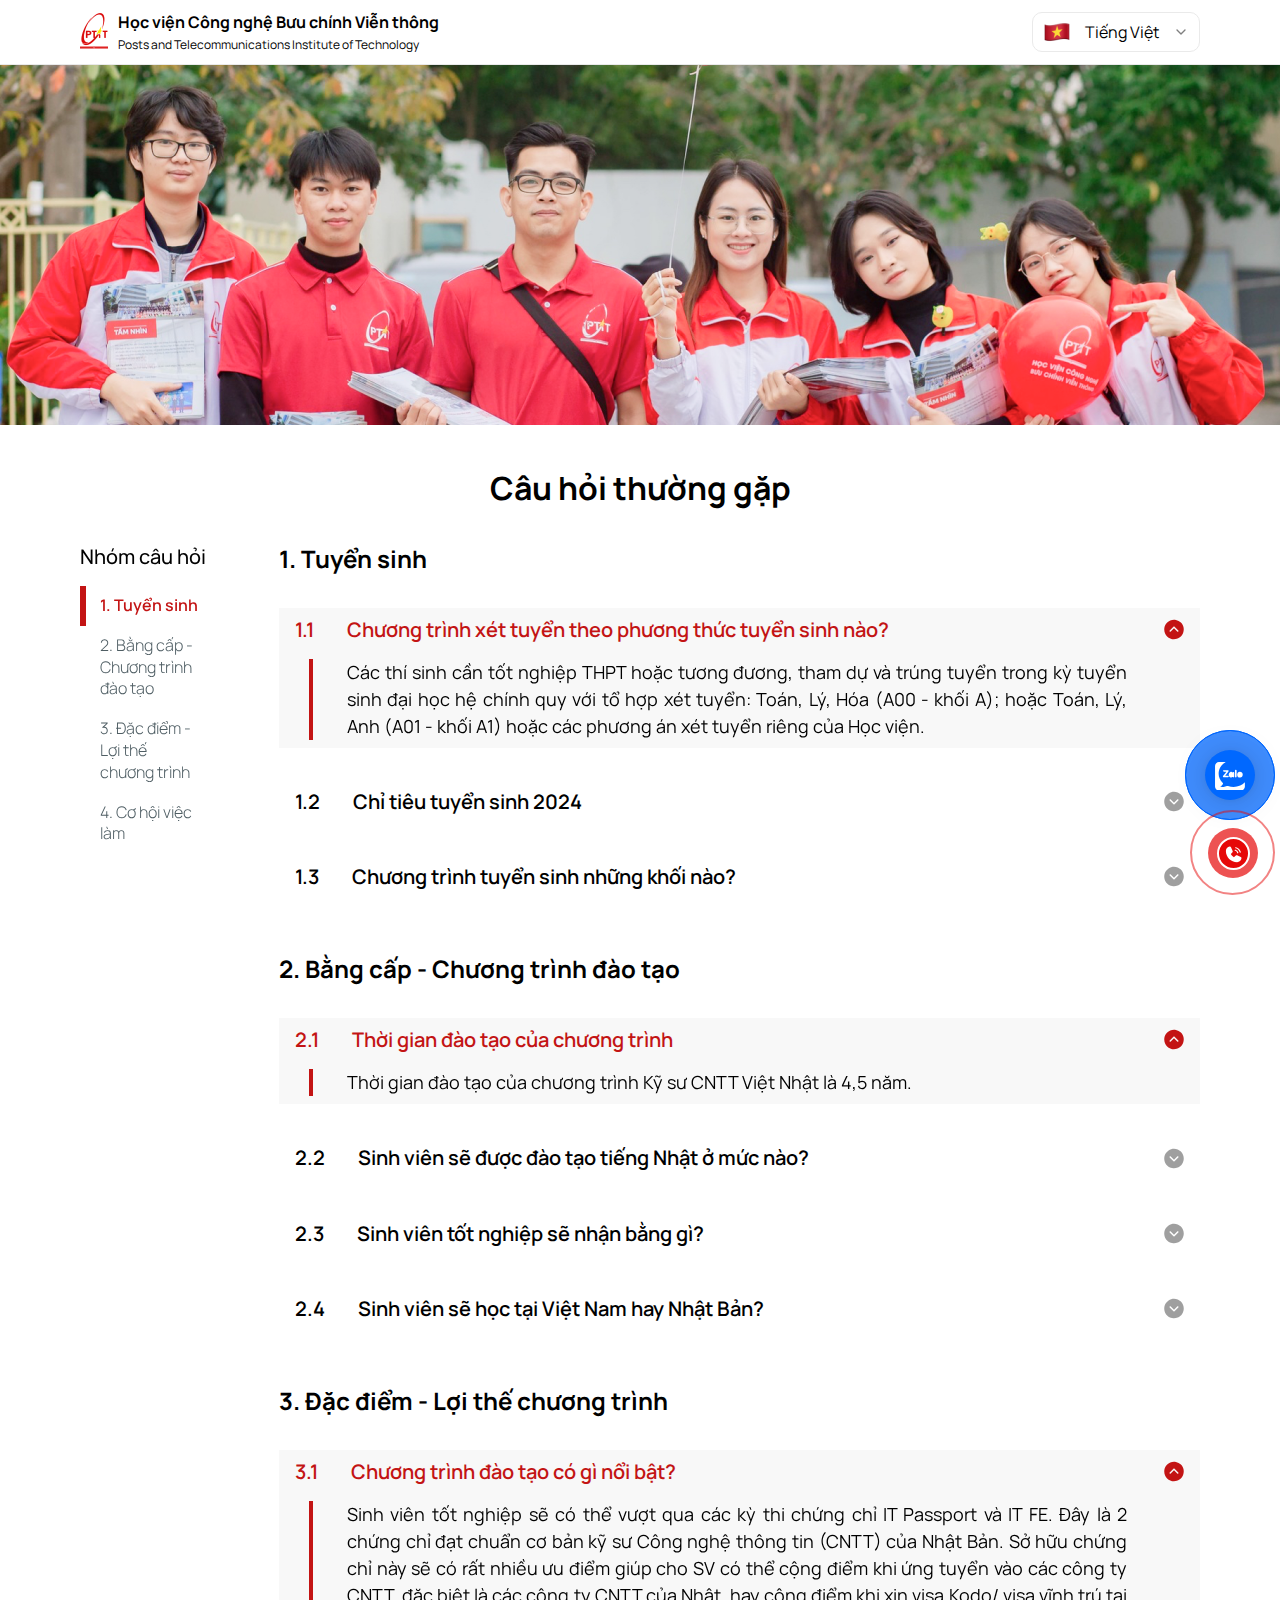
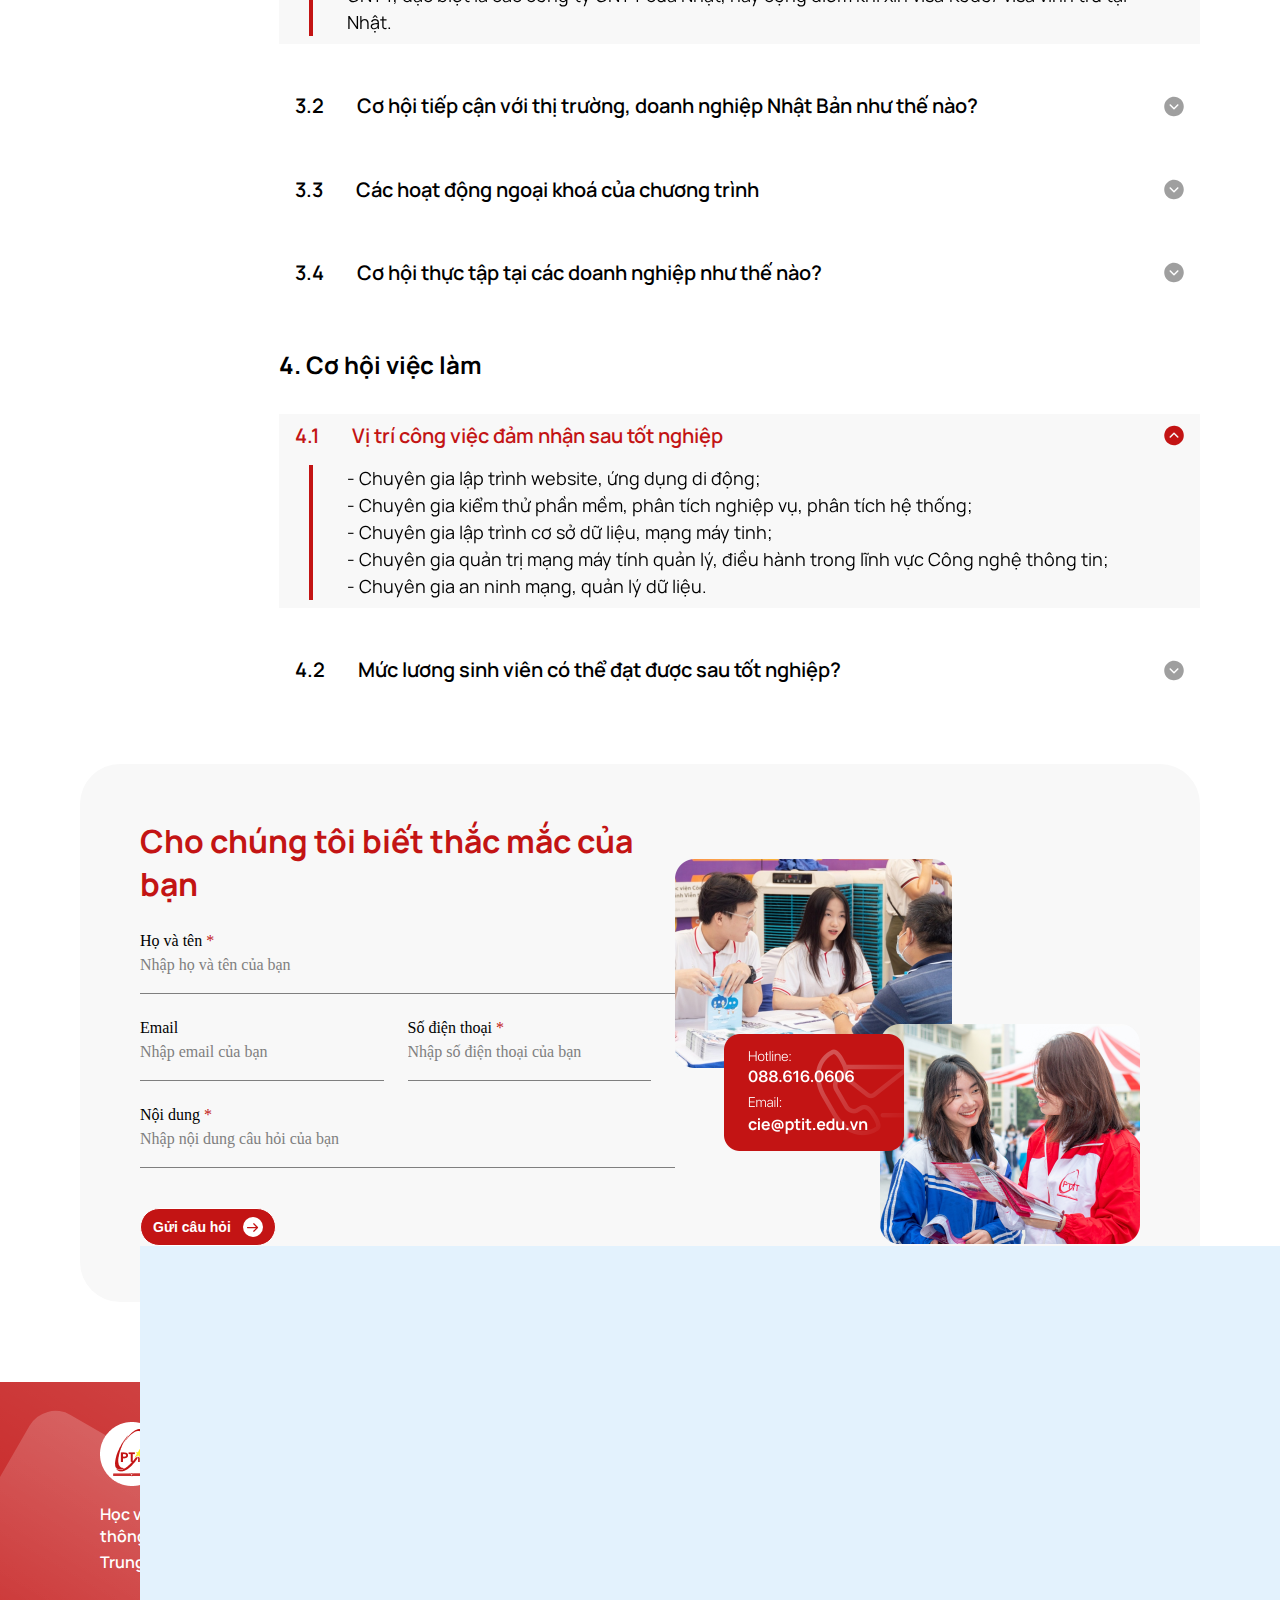
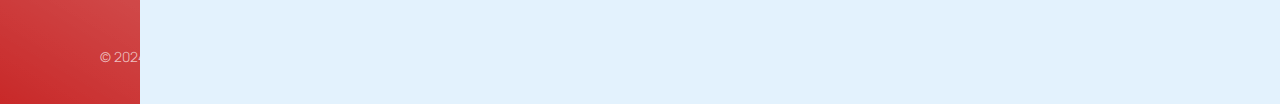
<file: index.html>
<!-- <?php

require './PHPMailer-master/src/Exception.php';
require './PHPMailer-master/src/PHPMailer.php';
require './PHPMailer-master/src/SMTP.php';

use PHPMailer\PHPMailer\PHPMailer;
use PHPMailer\PHPMailer\Exception;
use PHPMailer\PHPMailer\SMTP;

if ($_POST) {
    try {
        $mail = new PHPMailer(true);

        // Cấu hình SMTP
        $mail->SMTPDebug = 0; // Tắt debug khi không cần thiết
        $mail->isSMTP();
        $mail->SMTPAuth = true;
        $mail->Host = "smtp.gmail.com";
        $mail->SMTPSecure = 'ssl';
        $mail->Port = 465;
        $mail->Username = "dmon70998@gmail.com";
        $mail->Password = "fllg sjue mayg fpwb";
        $mail->setFrom("dmon70998@gmail.com", "VN-JP Landing Pages");
        $mail->addAddress("cie@ptit.edu.vn", "CIE-PTIT");
        $mail->isHTML(true);

        // Kiểm tra hành động gửi thông tin cá nhân
        if (isset($_POST['action']) && $_POST['action'] == 'Submit Info') {
            $name = $_POST["name"];
            $email = $_POST["email"];
            $phone = $_POST["phone"];
            $content = $_POST["content"];
            $message = "Họ Và Tên: $name<br>Email: $email<br>Số Điện Thoại: $phone<br>Nội dung: $content";
            $subject = "New Submission";
            $mail->Body = $message;
            $mail->Subject = $subject;
            $mail->send();
            // echo "Information has been sent";
        }

        // Kiểm tra hành động gửi email
        if (isset($_POST['action']) && $_POST['action'] == 'Submit Email') {
            $userEmail = $_POST["user_email"];
            $message = "User Email: $userEmail";
            $subject = "New Email Registration";
            $mail->Body = $message;
            $mail->Subject = $subject;
            $mail->send();
            // echo "Email has been sent";
        }

    } catch (Exception $e) {
        echo "Message could not be sent. Mailer Error: {$mail->ErrorInfo}";
    }
}

?>  -->

<!DOCTYPE html>
<html lang="en">
  <head>
    <meta charset="UTF-8" />
    <meta name="viewport" content="width=device-width, initial-scale=1.0" />
    <title>FAQS</title>

    <!-- Favicon -->
    <link
      rel="apple-touch-icon"
      sizes="57x57"
      href="./assets/favicon/apple-icon-57x57.png"
    />
    <link
      rel="apple-touch-icon"
      sizes="60x60"
      href="./assets/favicon/apple-icon-60x60.png"
    />
    <link
      rel="apple-touch-icon"
      sizes="72x72"
      href="./assets/favicon/apple-icon-72x72.png"
    />
    <link
      rel="apple-touch-icon"
      sizes="76x76"
      href="./assets/favicon/apple-icon-76x76.png"
    />
    <link
      rel="apple-touch-icon"
      sizes="114x114"
      href="./assets/favicon/apple-icon-114x114.png"
    />
    <link
      rel="apple-touch-icon"
      sizes="120x120"
      href="./assets/favicon/apple-icon-120x120.png"
    />
    <link
      rel="apple-touch-icon"
      sizes="144x144"
      href="./assets/favicon/apple-icon-144x144.png"
    />
    <link
      rel="apple-touch-icon"
      sizes="152x152"
      href="./assets/favicon/apple-icon-152x152.png"
    />
    <link
      rel="apple-touch-icon"
      sizes="180x180"
      href="./assets/favicon/apple-icon-180x180.png"
    />
    <link
      rel="icon"
      type="image/png"
      sizes="192x192"
      href="./assets/favicon/android-icon-192x192.png"
    />
    <link
      rel="icon"
      type="image/png"
      sizes="32x32"
      href="./assets/favicon/favicon-32x32.png"
    />
    <link
      rel="icon"
      type="image/png"
      sizes="96x96"
      href="./assets/favicon/favicon-96x96.png"
    />
    <link
      rel="icon"
      type="image/png"
      sizes="16x16"
      href="./assets/favicon/favicon-16x16.png"
    />
    <link rel="manifest" href="/manifest.json" />
    <meta name="msapplication-TileColor" content="#ffffff" />
    <meta
      name="msapplication-TileImage"
      content="./assets/favicon/ms-icon-144x144.png"
    />
    <meta name="theme-color" content="#ffffff" />

    <!-- Reset CSS -->
    <link rel="stylesheet" href="./assets/css/reset.css" />

    <!-- Styles CSS -->
    <link rel="stylesheet" href="./assets/css/FAQS.css" />

    <!-- Responsive CSS -->
    <link rel="stylesheet" href="./assets/css/responsive.css" />

    <!-- Grid CSS -->
    <link rel="stylesheet" href="./assets/css/grid.css" />

    <!-- Embed Font -->
    <link rel="preconnect" href="https://fonts.googleapis.com" />
    <link rel="preconnect" href="https://fonts.gstatic.com" crossorigin />
    <link
      href="https://fonts.googleapis.com/css2?family=Manrope:wght@200..800&display=swap"
      rel="stylesheet"
    />
    <link
      href="https://fonts.cdnfonts.com/css/sf-pro-display"
      rel="stylesheet"
    />
  </head>
  <body>
    <header class="header">
      <div class="main-content">
        <div class="header--top">
          <div class="logo--block">
            <a href="https://ddorammeon.github.io/vn-test/">
              <img src="./assets/img/logo.png" alt="" class="logo" />
            </a>
            <div class="logo--content">
              <h2 class="logo__heading hide-on-mobile">
                Học viện Công nghệ Bưu chính Viễn thông
              </h2>
              <p class="logo__desc hide-on-mobile">
                Posts and Telecommunications Institute of Technology
              </p>
            </div>
          </div>
          <div class="dropdown">
            <div class="language--block">
              <img src="./assets/img/flag.png" alt="" class="selectedImg" />
              <p class="select">Tiếng Việt</p>
              <svg
                width="16"
                height="16"
                viewBox="0 0 16 16"
                fill="none"
                xmlns="http://www.w3.org/2000/svg"
              >
                <path
                  fill-rule="evenodd"
                  clip-rule="evenodd"
                  d="M12.4713 5.52859C12.7317 5.78894 12.7317 6.21105 12.4713 6.4714L8.47132 10.4714C8.21097 10.7317 7.78886 10.7317 7.52851 10.4714L3.52851 6.4714C3.26816 6.21105 3.26816 5.78894 3.52851 5.52859C3.78886 5.26824 4.21097 5.26824 4.47132 5.52859L7.99992 9.05719L11.5285 5.52859C11.7889 5.26824 12.211 5.26824 12.4713 5.52859Z"
                  fill="#7F7F7F"
                />
              </svg>
            </div>

            <div class="dropdown--list">
              <a
                href="https://ddorammeon.github.io/faq-vn/"
                class="dropdown--item dropdown--item__active"
              >
                <img src="./assets/img/flag.png" alt="" class="language__img" />
                <p class="language">Tiếng Việt</p>
              </a>
              <a
                href="https://ddorammeon.github.io/faq-jp/"
                class="dropdown--item"
              >
                <img
                  src="./assets/img/jp-flag.svg"
                  alt=""
                  class="language__img"
                />
                <p class="language">Tiếng Nhật</p>
              </a>
            </div>
          </div>
        </div>
      </div>

      <div class="hotline-phone-ring-wrap">
        <div class="hotline-phone-ring">
          <div class="hotline-phone-ring-circle"></div>
          <div class="hotline-phone-ring-circle-fill"></div>
          <div class="hotline-phone-ring-img-circle">
            <a href="tel:088 616 0606" class="pps-btn-img">
              <img
                src="./assets/img/call-now.svg"
                alt="Gọi điện thoại"
                width="50"
              />
            </a>
          </div>
        </div>
        <div class="hotline-bar hide-on-mobile">
          <a href="tel:088 616 0606">
            <span class="text-hotline">GỌI NGAY HOTLINE</span>
            <span class="text-hotline">088 616 0606</span>
          </a>
        </div>
      </div>
    </header>

    <main>
      <div class="main-body">
        <div class="faq__img--block">
          <img src="./assets/img/header-faqs.png" alt="" class="faq__img" />
        </div>

        <div class="main-content">
          <h1 class="main-heading">Câu hỏi thường gặp</h1>
          <div class="question">
            <div class="ques-sidebar hide-on-mobile">
              <h2 class="ques-sidebar__heading">Nhóm câu hỏi</h2>
              <ul class="ques-list">
                <li class="ques-item">
                  <a
                    href="#conditional"
                    class="ques-item__active"
                    onclick="changeColor(this)"
                    >1. Tuyển sinh</a
                  >
                </li>
                <li class="ques-item">
                  <a href="#information" onclick="changeColor(this)"
                    >2. Bằng cấp - Chương trình đào tạo</a
                  >
                </li>
                <li class="ques-item">
                  <a href="#training" onclick="changeColor(this)"
                    >3. Đặc điểm - Lợi thế chương trình</a
                  >
                </li>
                <li class="ques-item">
                  <a href="#quality" onclick="changeColor(this)"
                    >4. Cơ hội việc làm</a
                  >
                </li>
                <!-- <li class="ques-item">
                  <a href="#search" onclick="changeColor(this)"
                    >5. Tra cứu thông tin</a
                  >
                </li>  -->
              </ul>
            </div>

            <div class="total-question">
              <div class="main-ques">
                <div class="main-ques__content" id="conditional">
                  <div class="ques__heading--block">
                    <h2 class="main-ques__heading main-ques__heading--active">
                      1. Tuyển sinh
                    </h2>
                  </div>
                  <div class="faq--block faq--block--active">
                    <div class="faq">
                      <div class="accordion accordion-clicked">
                        <div class="faq__heading">
                          <h3>1.1</h3>
                          <h3>
                            Chương trình xét tuyển theo phương thức tuyển sinh
                            nào?
                          </h3>
                        </div>

                        <svg
                          class="faq__icon faq__icon--rotate"
                          width="20"
                          height="21"
                          viewBox="0 0 20 21"
                          fill="none"
                          xmlns="http://www.w3.org/2000/svg"
                        >
                          <path
                            d="M10 0.75C8.07164 0.75 6.18657 1.32183 4.58319 2.39317C2.97982 3.46451 1.73013 4.98726 0.992179 6.76884C0.254225 8.55042 0.061142 10.5108 0.437348 12.4021C0.813554 14.2934 1.74215 16.0307 3.10571 17.3943C4.46928 18.7579 6.20656 19.6865 8.09787 20.0627C9.98919 20.4389 11.9496 20.2458 13.7312 19.5078C15.5127 18.7699 17.0355 17.5202 18.1068 15.9168C19.1782 14.3134 19.75 12.4284 19.75 10.5C19.7473 7.91498 18.7192 5.43661 16.8913 3.60872C15.0634 1.78084 12.585 0.75273 10 0.75ZM14.2806 9.53063L10.5306 13.2806C10.461 13.3504 10.3783 13.4057 10.2872 13.4434C10.1962 13.4812 10.0986 13.5006 10 13.5006C9.90144 13.5006 9.80385 13.4812 9.7128 13.4434C9.62175 13.4057 9.53903 13.3504 9.46938 13.2806L5.71938 9.53063C5.57865 9.38989 5.49959 9.19902 5.49959 9C5.49959 8.80098 5.57865 8.61011 5.71938 8.46937C5.86011 8.32864 6.05098 8.24958 6.25 8.24958C6.44903 8.24958 6.6399 8.32864 6.78063 8.46937L10 11.6897L13.2194 8.46937C13.2891 8.39969 13.3718 8.34442 13.4628 8.3067C13.5539 8.26899 13.6515 8.24958 13.75 8.24958C13.8486 8.24958 13.9461 8.26899 14.0372 8.3067C14.1282 8.34442 14.2109 8.39969 14.2806 8.46937C14.3503 8.53906 14.4056 8.62178 14.4433 8.71283C14.481 8.80387 14.5004 8.90145 14.5004 9C14.5004 9.09855 14.481 9.19613 14.4433 9.28717C14.4056 9.37822 14.3503 9.46094 14.2806 9.53063Z"
                            fill="#9F9F9F"
                          />
                        </svg>
                      </div>
                      <div class="pannel pannel-open">
                        <p>
                          Các thí sinh cần tốt nghiệp THPT hoặc tương đương,
                          tham dự và trúng tuyển trong kỳ tuyển sinh đại học hệ
                          chính quy với tổ hợp xét tuyển: Toán, Lý, Hóa (A00 -
                          khối A); hoặc Toán, Lý, Anh (A01 - khối A1) hoặc các
                          phương án xét tuyển riêng của Học viện.
                        </p>
                      </div>
                    </div>

                    <div class="faq">
                      <div class="accordion">
                        <div class="faq__heading">
                          <h3>1.2</h3>
                          <h3>Chỉ tiêu tuyển sinh 2024</h3>
                        </div>
                        <svg
                          class="faq__icon"
                          width="20"
                          height="21"
                          viewBox="0 0 20 21"
                          fill="none"
                          xmlns="http://www.w3.org/2000/svg"
                        >
                          <path
                            d="M10 0.75C8.07164 0.75 6.18657 1.32183 4.58319 2.39317C2.97982 3.46451 1.73013 4.98726 0.992179 6.76884C0.254225 8.55042 0.061142 10.5108 0.437348 12.4021C0.813554 14.2934 1.74215 16.0307 3.10571 17.3943C4.46928 18.7579 6.20656 19.6865 8.09787 20.0627C9.98919 20.4389 11.9496 20.2458 13.7312 19.5078C15.5127 18.7699 17.0355 17.5202 18.1068 15.9168C19.1782 14.3134 19.75 12.4284 19.75 10.5C19.7473 7.91498 18.7192 5.43661 16.8913 3.60872C15.0634 1.78084 12.585 0.75273 10 0.75ZM14.2806 9.53063L10.5306 13.2806C10.461 13.3504 10.3783 13.4057 10.2872 13.4434C10.1962 13.4812 10.0986 13.5006 10 13.5006C9.90144 13.5006 9.80385 13.4812 9.7128 13.4434C9.62175 13.4057 9.53903 13.3504 9.46938 13.2806L5.71938 9.53063C5.57865 9.38989 5.49959 9.19902 5.49959 9C5.49959 8.80098 5.57865 8.61011 5.71938 8.46937C5.86011 8.32864 6.05098 8.24958 6.25 8.24958C6.44903 8.24958 6.6399 8.32864 6.78063 8.46937L10 11.6897L13.2194 8.46937C13.2891 8.39969 13.3718 8.34442 13.4628 8.3067C13.5539 8.26899 13.6515 8.24958 13.75 8.24958C13.8486 8.24958 13.9461 8.26899 14.0372 8.3067C14.1282 8.34442 14.2109 8.39969 14.2806 8.46937C14.3503 8.53906 14.4056 8.62178 14.4433 8.71283C14.481 8.80387 14.5004 8.90145 14.5004 9C14.5004 9.09855 14.481 9.19613 14.4433 9.28717C14.4056 9.37822 14.3503 9.46094 14.2806 9.53063Z"
                            fill="#9F9F9F"
                          />
                        </svg>
                      </div>
                      <div class="pannel">
                        <p>
                          Chỉ tiêu tuyển sinh chương trình năm 2024 là 100 chỉ
                          tiêu.
                        </p>
                      </div>
                    </div>

                    <div class="faq">
                      <div class="accordion">
                        <div class="faq__heading">
                          <h3>1.3</h3>
                          <h3>Chương trình tuyển sinh những khối nào?</h3>
                        </div>
                        <svg
                          class="faq__icon"
                          width="20"
                          height="21"
                          viewBox="0 0 20 21"
                          fill="none"
                          xmlns="http://www.w3.org/2000/svg"
                        >
                          <path
                            d="M10 0.75C8.07164 0.75 6.18657 1.32183 4.58319 2.39317C2.97982 3.46451 1.73013 4.98726 0.992179 6.76884C0.254225 8.55042 0.061142 10.5108 0.437348 12.4021C0.813554 14.2934 1.74215 16.0307 3.10571 17.3943C4.46928 18.7579 6.20656 19.6865 8.09787 20.0627C9.98919 20.4389 11.9496 20.2458 13.7312 19.5078C15.5127 18.7699 17.0355 17.5202 18.1068 15.9168C19.1782 14.3134 19.75 12.4284 19.75 10.5C19.7473 7.91498 18.7192 5.43661 16.8913 3.60872C15.0634 1.78084 12.585 0.75273 10 0.75ZM14.2806 9.53063L10.5306 13.2806C10.461 13.3504 10.3783 13.4057 10.2872 13.4434C10.1962 13.4812 10.0986 13.5006 10 13.5006C9.90144 13.5006 9.80385 13.4812 9.7128 13.4434C9.62175 13.4057 9.53903 13.3504 9.46938 13.2806L5.71938 9.53063C5.57865 9.38989 5.49959 9.19902 5.49959 9C5.49959 8.80098 5.57865 8.61011 5.71938 8.46937C5.86011 8.32864 6.05098 8.24958 6.25 8.24958C6.44903 8.24958 6.6399 8.32864 6.78063 8.46937L10 11.6897L13.2194 8.46937C13.2891 8.39969 13.3718 8.34442 13.4628 8.3067C13.5539 8.26899 13.6515 8.24958 13.75 8.24958C13.8486 8.24958 13.9461 8.26899 14.0372 8.3067C14.1282 8.34442 14.2109 8.39969 14.2806 8.46937C14.3503 8.53906 14.4056 8.62178 14.4433 8.71283C14.481 8.80387 14.5004 8.90145 14.5004 9C14.5004 9.09855 14.481 9.19613 14.4433 9.28717C14.4056 9.37822 14.3503 9.46094 14.2806 9.53063Z"
                            fill="#9F9F9F"
                          />
                        </svg>
                      </div>
                      <div class="pannel">
                        <p>
                          Chương trình xét tuyển khối A00 (Toán, Lý, Hóa) hoặc
                          A01 (Toán, Lý, Anh).
                        </p>
                      </div>
                    </div>
                    <!-- 
                    <div class="faq">
                      <div class="accordion">
                        <div class="faq__heading">
                          <h3>1.4</h3>
                          <h3>
                            
                          </h3>
                        </div>
                        <svg
                          class="faq__icon"
                          width="20"
                          height="21"
                          viewBox="0 0 20 21"
                          fill="none"
                          xmlns="http://www.w3.org/2000/svg"
                        >
                          <path
                            d="M10 0.75C8.07164 0.75 6.18657 1.32183 4.58319 2.39317C2.97982 3.46451 1.73013 4.98726 0.992179 6.76884C0.254225 8.55042 0.061142 10.5108 0.437348 12.4021C0.813554 14.2934 1.74215 16.0307 3.10571 17.3943C4.46928 18.7579 6.20656 19.6865 8.09787 20.0627C9.98919 20.4389 11.9496 20.2458 13.7312 19.5078C15.5127 18.7699 17.0355 17.5202 18.1068 15.9168C19.1782 14.3134 19.75 12.4284 19.75 10.5C19.7473 7.91498 18.7192 5.43661 16.8913 3.60872C15.0634 1.78084 12.585 0.75273 10 0.75ZM14.2806 9.53063L10.5306 13.2806C10.461 13.3504 10.3783 13.4057 10.2872 13.4434C10.1962 13.4812 10.0986 13.5006 10 13.5006C9.90144 13.5006 9.80385 13.4812 9.7128 13.4434C9.62175 13.4057 9.53903 13.3504 9.46938 13.2806L5.71938 9.53063C5.57865 9.38989 5.49959 9.19902 5.49959 9C5.49959 8.80098 5.57865 8.61011 5.71938 8.46937C5.86011 8.32864 6.05098 8.24958 6.25 8.24958C6.44903 8.24958 6.6399 8.32864 6.78063 8.46937L10 11.6897L13.2194 8.46937C13.2891 8.39969 13.3718 8.34442 13.4628 8.3067C13.5539 8.26899 13.6515 8.24958 13.75 8.24958C13.8486 8.24958 13.9461 8.26899 14.0372 8.3067C14.1282 8.34442 14.2109 8.39969 14.2806 8.46937C14.3503 8.53906 14.4056 8.62178 14.4433 8.71283C14.481 8.80387 14.5004 8.90145 14.5004 9C14.5004 9.09855 14.481 9.19613 14.4433 9.28717C14.4056 9.37822 14.3503 9.46094 14.2806 9.53063Z"
                            fill="#9F9F9F"
                          />
                        </svg>
                      </div>
                      <div class="pannel">
                        <p>
                          Các thí sinh cần tốt nghiệp THPT hoặc tương đương,
                          tham dự và trúng tuyển trong kỳ tuyển<br
                            class="hide-on-mobile"
                          />
                          sinh đại học hệ chính quy với Tổ hợp xét tuyển: Toán,
                          Lý, Hóa (A00 - khối A); hoặc Toán, Lý, Anh
                          <br class="hide-on-mobile" />
                          (A01 - khối A1) hoặc các phương án xét tuyển riêng của
                          Học viện
                        </p>
                      </div>
                    </div>

                    <div class="faq">
                      <div class="accordion">
                        <div class="faq__heading">
                          <h3>1.5</h3>
                          <h3>
                            Học sinh tham gia xét tuyển Chương trình cần đáp ứng
                            điều kiện gì?
                          </h3>
                        </div>
                        <svg
                          class="faq__icon"
                          width="20"
                          height="21"
                          viewBox="0 0 20 21"
                          fill="none"
                          xmlns="http://www.w3.org/2000/svg"
                        >
                          <path
                            d="M10 0.75C8.07164 0.75 6.18657 1.32183 4.58319 2.39317C2.97982 3.46451 1.73013 4.98726 0.992179 6.76884C0.254225 8.55042 0.061142 10.5108 0.437348 12.4021C0.813554 14.2934 1.74215 16.0307 3.10571 17.3943C4.46928 18.7579 6.20656 19.6865 8.09787 20.0627C9.98919 20.4389 11.9496 20.2458 13.7312 19.5078C15.5127 18.7699 17.0355 17.5202 18.1068 15.9168C19.1782 14.3134 19.75 12.4284 19.75 10.5C19.7473 7.91498 18.7192 5.43661 16.8913 3.60872C15.0634 1.78084 12.585 0.75273 10 0.75ZM14.2806 9.53063L10.5306 13.2806C10.461 13.3504 10.3783 13.4057 10.2872 13.4434C10.1962 13.4812 10.0986 13.5006 10 13.5006C9.90144 13.5006 9.80385 13.4812 9.7128 13.4434C9.62175 13.4057 9.53903 13.3504 9.46938 13.2806L5.71938 9.53063C5.57865 9.38989 5.49959 9.19902 5.49959 9C5.49959 8.80098 5.57865 8.61011 5.71938 8.46937C5.86011 8.32864 6.05098 8.24958 6.25 8.24958C6.44903 8.24958 6.6399 8.32864 6.78063 8.46937L10 11.6897L13.2194 8.46937C13.2891 8.39969 13.3718 8.34442 13.4628 8.3067C13.5539 8.26899 13.6515 8.24958 13.75 8.24958C13.8486 8.24958 13.9461 8.26899 14.0372 8.3067C14.1282 8.34442 14.2109 8.39969 14.2806 8.46937C14.3503 8.53906 14.4056 8.62178 14.4433 8.71283C14.481 8.80387 14.5004 8.90145 14.5004 9C14.5004 9.09855 14.481 9.19613 14.4433 9.28717C14.4056 9.37822 14.3503 9.46094 14.2806 9.53063Z"
                            fill="#9F9F9F"
                          />
                        </svg>
                      </div>
                      <div class="pannel">
                        <p>
                          Các thí sinh cần tốt nghiệp THPT hoặc tương đương,
                          tham dự và trúng tuyển trong kỳ tuyển<br
                            class="hide-on-mobile"
                          />
                          sinh đại học hệ chính quy với Tổ hợp xét tuyển: Toán,
                          Lý, Hóa (A00 - khối A); hoặc Toán, Lý, Anh
                          <br class="hide-on-mobile" />
                          (A01 - khối A1) hoặc các phương án xét tuyển riêng của
                          Học viện
                        </p>
                      </div>
                    </div>

                    <div class="faq">
                      <div class="accordion">
                        <div class="faq__heading">
                          <h3>1.6</h3>
                          <h3>
                            Học sinh tham gia xét tuyển Chương trình cần đáp ứng
                            điều kiện gì?
                          </h3>
                        </div>
                        <svg
                          class="faq__icon"
                          width="20"
                          height="21"
                          viewBox="0 0 20 21"
                          fill="none"
                          xmlns="http://www.w3.org/2000/svg"
                        >
                          <path
                            d="M10 0.75C8.07164 0.75 6.18657 1.32183 4.58319 2.39317C2.97982 3.46451 1.73013 4.98726 0.992179 6.76884C0.254225 8.55042 0.061142 10.5108 0.437348 12.4021C0.813554 14.2934 1.74215 16.0307 3.10571 17.3943C4.46928 18.7579 6.20656 19.6865 8.09787 20.0627C9.98919 20.4389 11.9496 20.2458 13.7312 19.5078C15.5127 18.7699 17.0355 17.5202 18.1068 15.9168C19.1782 14.3134 19.75 12.4284 19.75 10.5C19.7473 7.91498 18.7192 5.43661 16.8913 3.60872C15.0634 1.78084 12.585 0.75273 10 0.75ZM14.2806 9.53063L10.5306 13.2806C10.461 13.3504 10.3783 13.4057 10.2872 13.4434C10.1962 13.4812 10.0986 13.5006 10 13.5006C9.90144 13.5006 9.80385 13.4812 9.7128 13.4434C9.62175 13.4057 9.53903 13.3504 9.46938 13.2806L5.71938 9.53063C5.57865 9.38989 5.49959 9.19902 5.49959 9C5.49959 8.80098 5.57865 8.61011 5.71938 8.46937C5.86011 8.32864 6.05098 8.24958 6.25 8.24958C6.44903 8.24958 6.6399 8.32864 6.78063 8.46937L10 11.6897L13.2194 8.46937C13.2891 8.39969 13.3718 8.34442 13.4628 8.3067C13.5539 8.26899 13.6515 8.24958 13.75 8.24958C13.8486 8.24958 13.9461 8.26899 14.0372 8.3067C14.1282 8.34442 14.2109 8.39969 14.2806 8.46937C14.3503 8.53906 14.4056 8.62178 14.4433 8.71283C14.481 8.80387 14.5004 8.90145 14.5004 9C14.5004 9.09855 14.481 9.19613 14.4433 9.28717C14.4056 9.37822 14.3503 9.46094 14.2806 9.53063Z"
                            fill="#9F9F9F"
                          />
                        </svg>
                      </div>
                      <div class="pannel">
                        <p>
                          Các thí sinh cần tốt nghiệp THPT hoặc tương đương,
                          tham dự và trúng tuyển trong kỳ tuyển<br
                            class="hide-on-mobile"
                          />
                          sinh đại học hệ chính quy với Tổ hợp xét tuyển: Toán,
                          Lý, Hóa (A00 - khối A); hoặc Toán, Lý, Anh
                          <br class="hide-on-mobile" />
                          (A01 - khối A1) hoặc các phương án xét tuyển riêng của
                          Học viện
                        </p>
                      </div>
                    </div> -->
                  </div>
                </div>

                <div class="main-ques__content" id="information">
                  <div class="ques__heading--block">
                    <h2 class="main-ques__heading">
                      2. Bằng cấp - Chương trình đào tạo
                    </h2>
                  </div>
                  <div class="faq--block">
                    <div class="faq">
                      <div class="accordion accordion-clicked">
                        <div class="faq__heading">
                          <h3>2.1</h3>
                          <h3>Thời gian đào tạo của chương trình</h3>
                        </div>

                        <svg
                          class="faq__icon faq__icon--rotate"
                          width="20"
                          height="21"
                          viewBox="0 0 20 21"
                          fill="none"
                          xmlns="http://www.w3.org/2000/svg"
                        >
                          <path
                            d="M10 0.75C8.07164 0.75 6.18657 1.32183 4.58319 2.39317C2.97982 3.46451 1.73013 4.98726 0.992179 6.76884C0.254225 8.55042 0.061142 10.5108 0.437348 12.4021C0.813554 14.2934 1.74215 16.0307 3.10571 17.3943C4.46928 18.7579 6.20656 19.6865 8.09787 20.0627C9.98919 20.4389 11.9496 20.2458 13.7312 19.5078C15.5127 18.7699 17.0355 17.5202 18.1068 15.9168C19.1782 14.3134 19.75 12.4284 19.75 10.5C19.7473 7.91498 18.7192 5.43661 16.8913 3.60872C15.0634 1.78084 12.585 0.75273 10 0.75ZM14.2806 9.53063L10.5306 13.2806C10.461 13.3504 10.3783 13.4057 10.2872 13.4434C10.1962 13.4812 10.0986 13.5006 10 13.5006C9.90144 13.5006 9.80385 13.4812 9.7128 13.4434C9.62175 13.4057 9.53903 13.3504 9.46938 13.2806L5.71938 9.53063C5.57865 9.38989 5.49959 9.19902 5.49959 9C5.49959 8.80098 5.57865 8.61011 5.71938 8.46937C5.86011 8.32864 6.05098 8.24958 6.25 8.24958C6.44903 8.24958 6.6399 8.32864 6.78063 8.46937L10 11.6897L13.2194 8.46937C13.2891 8.39969 13.3718 8.34442 13.4628 8.3067C13.5539 8.26899 13.6515 8.24958 13.75 8.24958C13.8486 8.24958 13.9461 8.26899 14.0372 8.3067C14.1282 8.34442 14.2109 8.39969 14.2806 8.46937C14.3503 8.53906 14.4056 8.62178 14.4433 8.71283C14.481 8.80387 14.5004 8.90145 14.5004 9C14.5004 9.09855 14.481 9.19613 14.4433 9.28717C14.4056 9.37822 14.3503 9.46094 14.2806 9.53063Z"
                            fill="#9F9F9F"
                          />
                        </svg>
                      </div>
                      <div class="pannel pannel-open">
                        <p>
                          Thời gian đào tạo của chương trình Kỹ sư CNTT Việt
                          Nhật là 4,5 năm.
                        </p>
                      </div>
                    </div>

                    <div class="faq">
                      <div class="accordion">
                        <div class="faq__heading">
                          <h3>2.2</h3>
                          <h3>
                            Sinh viên sẽ được đào tạo tiếng Nhật ở mức nào?
                          </h3>
                        </div>
                        <svg
                          class="faq__icon"
                          width="20"
                          height="21"
                          viewBox="0 0 20 21"
                          fill="none"
                          xmlns="http://www.w3.org/2000/svg"
                        >
                          <path
                            d="M10 0.75C8.07164 0.75 6.18657 1.32183 4.58319 2.39317C2.97982 3.46451 1.73013 4.98726 0.992179 6.76884C0.254225 8.55042 0.061142 10.5108 0.437348 12.4021C0.813554 14.2934 1.74215 16.0307 3.10571 17.3943C4.46928 18.7579 6.20656 19.6865 8.09787 20.0627C9.98919 20.4389 11.9496 20.2458 13.7312 19.5078C15.5127 18.7699 17.0355 17.5202 18.1068 15.9168C19.1782 14.3134 19.75 12.4284 19.75 10.5C19.7473 7.91498 18.7192 5.43661 16.8913 3.60872C15.0634 1.78084 12.585 0.75273 10 0.75ZM14.2806 9.53063L10.5306 13.2806C10.461 13.3504 10.3783 13.4057 10.2872 13.4434C10.1962 13.4812 10.0986 13.5006 10 13.5006C9.90144 13.5006 9.80385 13.4812 9.7128 13.4434C9.62175 13.4057 9.53903 13.3504 9.46938 13.2806L5.71938 9.53063C5.57865 9.38989 5.49959 9.19902 5.49959 9C5.49959 8.80098 5.57865 8.61011 5.71938 8.46937C5.86011 8.32864 6.05098 8.24958 6.25 8.24958C6.44903 8.24958 6.6399 8.32864 6.78063 8.46937L10 11.6897L13.2194 8.46937C13.2891 8.39969 13.3718 8.34442 13.4628 8.3067C13.5539 8.26899 13.6515 8.24958 13.75 8.24958C13.8486 8.24958 13.9461 8.26899 14.0372 8.3067C14.1282 8.34442 14.2109 8.39969 14.2806 8.46937C14.3503 8.53906 14.4056 8.62178 14.4433 8.71283C14.481 8.80387 14.5004 8.90145 14.5004 9C14.5004 9.09855 14.481 9.19613 14.4433 9.28717C14.4056 9.37822 14.3503 9.46094 14.2806 9.53063Z"
                            fill="#9F9F9F"
                          />
                        </svg>
                      </div>
                      <div class="pannel">
                        <p>
                          Sau khi tốt nghiệp, SV sẽ đạt trình độ tiếng Nhật N3
                          JLPT.
                        </p>
                      </div>
                    </div>

                    <div class="faq">
                      <div class="accordion">
                        <div class="faq__heading">
                          <h3>2.3</h3>
                          <h3>Sinh viên tốt nghiệp sẽ nhận bằng gì?</h3>
                        </div>
                        <svg
                          class="faq__icon"
                          width="20"
                          height="21"
                          viewBox="0 0 20 21"
                          fill="none"
                          xmlns="http://www.w3.org/2000/svg"
                        >
                          <path
                            d="M10 0.75C8.07164 0.75 6.18657 1.32183 4.58319 2.39317C2.97982 3.46451 1.73013 4.98726 0.992179 6.76884C0.254225 8.55042 0.061142 10.5108 0.437348 12.4021C0.813554 14.2934 1.74215 16.0307 3.10571 17.3943C4.46928 18.7579 6.20656 19.6865 8.09787 20.0627C9.98919 20.4389 11.9496 20.2458 13.7312 19.5078C15.5127 18.7699 17.0355 17.5202 18.1068 15.9168C19.1782 14.3134 19.75 12.4284 19.75 10.5C19.7473 7.91498 18.7192 5.43661 16.8913 3.60872C15.0634 1.78084 12.585 0.75273 10 0.75ZM14.2806 9.53063L10.5306 13.2806C10.461 13.3504 10.3783 13.4057 10.2872 13.4434C10.1962 13.4812 10.0986 13.5006 10 13.5006C9.90144 13.5006 9.80385 13.4812 9.7128 13.4434C9.62175 13.4057 9.53903 13.3504 9.46938 13.2806L5.71938 9.53063C5.57865 9.38989 5.49959 9.19902 5.49959 9C5.49959 8.80098 5.57865 8.61011 5.71938 8.46937C5.86011 8.32864 6.05098 8.24958 6.25 8.24958C6.44903 8.24958 6.6399 8.32864 6.78063 8.46937L10 11.6897L13.2194 8.46937C13.2891 8.39969 13.3718 8.34442 13.4628 8.3067C13.5539 8.26899 13.6515 8.24958 13.75 8.24958C13.8486 8.24958 13.9461 8.26899 14.0372 8.3067C14.1282 8.34442 14.2109 8.39969 14.2806 8.46937C14.3503 8.53906 14.4056 8.62178 14.4433 8.71283C14.481 8.80387 14.5004 8.90145 14.5004 9C14.5004 9.09855 14.481 9.19613 14.4433 9.28717C14.4056 9.37822 14.3503 9.46094 14.2806 9.53063Z"
                            fill="#9F9F9F"
                          />
                        </svg>
                      </div>
                      <div class="pannel">
                        <p>
                          Sinh viên tốt nghiệp nhận bằng Kỹ sư CNTT Việt Nhật do
                          PTIT cấp.
                        </p>
                      </div>
                    </div>

                    <div class="faq">
                      <div class="accordion">
                        <div class="faq__heading">
                          <h3>2.4</h3>
                          <h3>Sinh viên sẽ học tại Việt Nam hay Nhật Bản?</h3>
                        </div>
                        <svg
                          class="faq__icon"
                          width="20"
                          height="21"
                          viewBox="0 0 20 21"
                          fill="none"
                          xmlns="http://www.w3.org/2000/svg"
                        >
                          <path
                            d="M10 0.75C8.07164 0.75 6.18657 1.32183 4.58319 2.39317C2.97982 3.46451 1.73013 4.98726 0.992179 6.76884C0.254225 8.55042 0.061142 10.5108 0.437348 12.4021C0.813554 14.2934 1.74215 16.0307 3.10571 17.3943C4.46928 18.7579 6.20656 19.6865 8.09787 20.0627C9.98919 20.4389 11.9496 20.2458 13.7312 19.5078C15.5127 18.7699 17.0355 17.5202 18.1068 15.9168C19.1782 14.3134 19.75 12.4284 19.75 10.5C19.7473 7.91498 18.7192 5.43661 16.8913 3.60872C15.0634 1.78084 12.585 0.75273 10 0.75ZM14.2806 9.53063L10.5306 13.2806C10.461 13.3504 10.3783 13.4057 10.2872 13.4434C10.1962 13.4812 10.0986 13.5006 10 13.5006C9.90144 13.5006 9.80385 13.4812 9.7128 13.4434C9.62175 13.4057 9.53903 13.3504 9.46938 13.2806L5.71938 9.53063C5.57865 9.38989 5.49959 9.19902 5.49959 9C5.49959 8.80098 5.57865 8.61011 5.71938 8.46937C5.86011 8.32864 6.05098 8.24958 6.25 8.24958C6.44903 8.24958 6.6399 8.32864 6.78063 8.46937L10 11.6897L13.2194 8.46937C13.2891 8.39969 13.3718 8.34442 13.4628 8.3067C13.5539 8.26899 13.6515 8.24958 13.75 8.24958C13.8486 8.24958 13.9461 8.26899 14.0372 8.3067C14.1282 8.34442 14.2109 8.39969 14.2806 8.46937C14.3503 8.53906 14.4056 8.62178 14.4433 8.71283C14.481 8.80387 14.5004 8.90145 14.5004 9C14.5004 9.09855 14.481 9.19613 14.4433 9.28717C14.4056 9.37822 14.3503 9.46094 14.2806 9.53063Z"
                            fill="#9F9F9F"
                          />
                        </svg>
                      </div>
                      <div class="pannel">
                        <p>
                          Sinh viên sẽ được đào tạo tại Học viện ở Việt Nam với
                          thời gian 4.5 năm. Chương trình có các cơ hội thực tập
                          và làm việc thực tế tại các doanh nghiệp và trường đại
                          học Nhật Bản.
                        </p>
                      </div>
                    </div>
                  </div>
                </div>

                <div class="main-ques__content" id="training">
                  <div class="ques__heading--block">
                    <h2 class="main-ques__heading">
                      3. Đặc điểm - Lợi thế chương trình
                    </h2>
                  </div>
                  <div class="faq--block">
                    <div class="faq">
                      <div class="accordion accordion-clicked">
                        <div class="faq__heading">
                          <h3>3.1</h3>
                          <h3>Chương trình đào tạo có gì nổi bật?</h3>
                        </div>

                        <svg
                          class="faq__icon faq__icon--rotate"
                          width="20"
                          height="21"
                          viewBox="0 0 20 21"
                          fill="none"
                          xmlns="http://www.w3.org/2000/svg"
                        >
                          <path
                            d="M10 0.75C8.07164 0.75 6.18657 1.32183 4.58319 2.39317C2.97982 3.46451 1.73013 4.98726 0.992179 6.76884C0.254225 8.55042 0.061142 10.5108 0.437348 12.4021C0.813554 14.2934 1.74215 16.0307 3.10571 17.3943C4.46928 18.7579 6.20656 19.6865 8.09787 20.0627C9.98919 20.4389 11.9496 20.2458 13.7312 19.5078C15.5127 18.7699 17.0355 17.5202 18.1068 15.9168C19.1782 14.3134 19.75 12.4284 19.75 10.5C19.7473 7.91498 18.7192 5.43661 16.8913 3.60872C15.0634 1.78084 12.585 0.75273 10 0.75ZM14.2806 9.53063L10.5306 13.2806C10.461 13.3504 10.3783 13.4057 10.2872 13.4434C10.1962 13.4812 10.0986 13.5006 10 13.5006C9.90144 13.5006 9.80385 13.4812 9.7128 13.4434C9.62175 13.4057 9.53903 13.3504 9.46938 13.2806L5.71938 9.53063C5.57865 9.38989 5.49959 9.19902 5.49959 9C5.49959 8.80098 5.57865 8.61011 5.71938 8.46937C5.86011 8.32864 6.05098 8.24958 6.25 8.24958C6.44903 8.24958 6.6399 8.32864 6.78063 8.46937L10 11.6897L13.2194 8.46937C13.2891 8.39969 13.3718 8.34442 13.4628 8.3067C13.5539 8.26899 13.6515 8.24958 13.75 8.24958C13.8486 8.24958 13.9461 8.26899 14.0372 8.3067C14.1282 8.34442 14.2109 8.39969 14.2806 8.46937C14.3503 8.53906 14.4056 8.62178 14.4433 8.71283C14.481 8.80387 14.5004 8.90145 14.5004 9C14.5004 9.09855 14.481 9.19613 14.4433 9.28717C14.4056 9.37822 14.3503 9.46094 14.2806 9.53063Z"
                            fill="#9F9F9F"
                          />
                        </svg>
                      </div>
                      <div class="pannel pannel-open">
                        <p>
                          Sinh viên tốt nghiệp sẽ có thể vượt qua các kỳ thi
                          chứng chỉ IT Passport và IT FE. Đây là 2 chứng chỉ đạt
                          chuẩn cơ bản kỹ sư Công nghệ thông tin (CNTT) của Nhật
                          Bản. Sở hữu chứng chỉ này sẽ có rất nhiều ưu điểm giúp
                          cho SV có thể cộng điểm khi ứng tuyển vào các công ty
                          CNTT, đặc biệt là các công ty CNTT của Nhật, hay cộng
                          điểm khi xin visa Kodo/ visa vĩnh trú tại Nhật.
                        </p>
                      </div>
                    </div>
                  </div>

                  <div class="faq--block">
                    <div class="faq">
                      <div class="accordion">
                        <div class="faq__heading">
                          <h3>3.2</h3>
                          <h3>
                            Cơ hội tiếp cận với thị trường, doanh nghiệp Nhật
                            Bản như thế nào?
                          </h3>
                        </div>

                        <svg
                          class="faq__icon"
                          width="20"
                          height="21"
                          viewBox="0 0 20 21"
                          fill="none"
                          xmlns="http://www.w3.org/2000/svg"
                        >
                          <path
                            d="M10 0.75C8.07164 0.75 6.18657 1.32183 4.58319 2.39317C2.97982 3.46451 1.73013 4.98726 0.992179 6.76884C0.254225 8.55042 0.061142 10.5108 0.437348 12.4021C0.813554 14.2934 1.74215 16.0307 3.10571 17.3943C4.46928 18.7579 6.20656 19.6865 8.09787 20.0627C9.98919 20.4389 11.9496 20.2458 13.7312 19.5078C15.5127 18.7699 17.0355 17.5202 18.1068 15.9168C19.1782 14.3134 19.75 12.4284 19.75 10.5C19.7473 7.91498 18.7192 5.43661 16.8913 3.60872C15.0634 1.78084 12.585 0.75273 10 0.75ZM14.2806 9.53063L10.5306 13.2806C10.461 13.3504 10.3783 13.4057 10.2872 13.4434C10.1962 13.4812 10.0986 13.5006 10 13.5006C9.90144 13.5006 9.80385 13.4812 9.7128 13.4434C9.62175 13.4057 9.53903 13.3504 9.46938 13.2806L5.71938 9.53063C5.57865 9.38989 5.49959 9.19902 5.49959 9C5.49959 8.80098 5.57865 8.61011 5.71938 8.46937C5.86011 8.32864 6.05098 8.24958 6.25 8.24958C6.44903 8.24958 6.6399 8.32864 6.78063 8.46937L10 11.6897L13.2194 8.46937C13.2891 8.39969 13.3718 8.34442 13.4628 8.3067C13.5539 8.26899 13.6515 8.24958 13.75 8.24958C13.8486 8.24958 13.9461 8.26899 14.0372 8.3067C14.1282 8.34442 14.2109 8.39969 14.2806 8.46937C14.3503 8.53906 14.4056 8.62178 14.4433 8.71283C14.481 8.80387 14.5004 8.90145 14.5004 9C14.5004 9.09855 14.481 9.19613 14.4433 9.28717C14.4056 9.37822 14.3503 9.46094 14.2806 9.53063Z"
                            fill="#9F9F9F"
                          />
                        </svg>
                      </div>
                      <div class="pannel">
                        <p>
                          Sinh viên sẽ có cơ hội tham gia chuỗi Workshop cùng
                          các chuyên gia công nghệ hàng đầu tại các doanh nghiệp
                          Nhật Bản. Ngoài ra, sinh viên có thể chuyển tiếp sang
                          học tập tại các trường đối tác của Học viện nếu đáp
                          ứng được yêu cầu đưa ra từ phía các đơn vị.
                        </p>
                      </div>
                    </div>
                  </div>

                  <div class="faq--block">
                    <div class="faq">
                      <div class="accordion">
                        <div class="faq__heading">
                          <h3>3.3</h3>
                          <h3>Các hoạt động ngoại khoá của chương trình</h3>
                        </div>

                        <svg
                          class="faq__icon"
                          width="20"
                          height="21"
                          viewBox="0 0 20 21"
                          fill="none"
                          xmlns="http://www.w3.org/2000/svg"
                        >
                          <path
                            d="M10 0.75C8.07164 0.75 6.18657 1.32183 4.58319 2.39317C2.97982 3.46451 1.73013 4.98726 0.992179 6.76884C0.254225 8.55042 0.061142 10.5108 0.437348 12.4021C0.813554 14.2934 1.74215 16.0307 3.10571 17.3943C4.46928 18.7579 6.20656 19.6865 8.09787 20.0627C9.98919 20.4389 11.9496 20.2458 13.7312 19.5078C15.5127 18.7699 17.0355 17.5202 18.1068 15.9168C19.1782 14.3134 19.75 12.4284 19.75 10.5C19.7473 7.91498 18.7192 5.43661 16.8913 3.60872C15.0634 1.78084 12.585 0.75273 10 0.75ZM14.2806 9.53063L10.5306 13.2806C10.461 13.3504 10.3783 13.4057 10.2872 13.4434C10.1962 13.4812 10.0986 13.5006 10 13.5006C9.90144 13.5006 9.80385 13.4812 9.7128 13.4434C9.62175 13.4057 9.53903 13.3504 9.46938 13.2806L5.71938 9.53063C5.57865 9.38989 5.49959 9.19902 5.49959 9C5.49959 8.80098 5.57865 8.61011 5.71938 8.46937C5.86011 8.32864 6.05098 8.24958 6.25 8.24958C6.44903 8.24958 6.6399 8.32864 6.78063 8.46937L10 11.6897L13.2194 8.46937C13.2891 8.39969 13.3718 8.34442 13.4628 8.3067C13.5539 8.26899 13.6515 8.24958 13.75 8.24958C13.8486 8.24958 13.9461 8.26899 14.0372 8.3067C14.1282 8.34442 14.2109 8.39969 14.2806 8.46937C14.3503 8.53906 14.4056 8.62178 14.4433 8.71283C14.481 8.80387 14.5004 8.90145 14.5004 9C14.5004 9.09855 14.481 9.19613 14.4433 9.28717C14.4056 9.37822 14.3503 9.46094 14.2806 9.53063Z"
                            fill="#9F9F9F"
                          />
                        </svg>
                      </div>
                      <div class="pannel">
                        <p>
                          Sinh viên sẽ được tham gia các hoạt động ngoại khoá
                          hàng năm, đặc biệt là các hoạt động trao đổi văn hoá
                          tại Nhật Bản. Bên cạnh đó, sinh viên cũng có cơ hội
                          thực tập làm việc thực tế tại các doanh nghiệp và
                          trường đại học Nhật Bản.
                        </p>
                      </div>
                    </div>

                    <div class="faq--block">
                      <div class="faq">
                        <div class="accordion">
                          <div class="faq__heading">
                            <h3>3.4</h3>
                            <h3>
                              Cơ hội thực tập tại các doanh nghiệp như thế nào?
                            </h3>
                          </div>

                          <svg
                            class="faq__icon"
                            width="20"
                            height="21"
                            viewBox="0 0 20 21"
                            fill="none"
                            xmlns="http://www.w3.org/2000/svg"
                          >
                            <path
                              d="M10 0.75C8.07164 0.75 6.18657 1.32183 4.58319 2.39317C2.97982 3.46451 1.73013 4.98726 0.992179 6.76884C0.254225 8.55042 0.061142 10.5108 0.437348 12.4021C0.813554 14.2934 1.74215 16.0307 3.10571 17.3943C4.46928 18.7579 6.20656 19.6865 8.09787 20.0627C9.98919 20.4389 11.9496 20.2458 13.7312 19.5078C15.5127 18.7699 17.0355 17.5202 18.1068 15.9168C19.1782 14.3134 19.75 12.4284 19.75 10.5C19.7473 7.91498 18.7192 5.43661 16.8913 3.60872C15.0634 1.78084 12.585 0.75273 10 0.75ZM14.2806 9.53063L10.5306 13.2806C10.461 13.3504 10.3783 13.4057 10.2872 13.4434C10.1962 13.4812 10.0986 13.5006 10 13.5006C9.90144 13.5006 9.80385 13.4812 9.7128 13.4434C9.62175 13.4057 9.53903 13.3504 9.46938 13.2806L5.71938 9.53063C5.57865 9.38989 5.49959 9.19902 5.49959 9C5.49959 8.80098 5.57865 8.61011 5.71938 8.46937C5.86011 8.32864 6.05098 8.24958 6.25 8.24958C6.44903 8.24958 6.6399 8.32864 6.78063 8.46937L10 11.6897L13.2194 8.46937C13.2891 8.39969 13.3718 8.34442 13.4628 8.3067C13.5539 8.26899 13.6515 8.24958 13.75 8.24958C13.8486 8.24958 13.9461 8.26899 14.0372 8.3067C14.1282 8.34442 14.2109 8.39969 14.2806 8.46937C14.3503 8.53906 14.4056 8.62178 14.4433 8.71283C14.481 8.80387 14.5004 8.90145 14.5004 9C14.5004 9.09855 14.481 9.19613 14.4433 9.28717C14.4056 9.37822 14.3503 9.46094 14.2806 9.53063Z"
                              fill="#9F9F9F"
                            />
                          </svg>
                        </div>
                        <div class="pannel">
                          <p>
                            Chương trình sẽ đào tạo thực tế với học kỳ doanh
                            nghiệp Nhật tại Việt Nam và Nhật Bản. Các doanh
                            nghiệp sẽ đồng hành cùng các bạn SV để làm các
                            project, sản phẩm thực tế giúp cho các bạn SV có thể
                            làm quen với môi trường doanh nghiệp đồng thời có
                            các sản phẩm riêng biệt để làm tốt cho CV của mình
                            về sau.
                          </p>
                        </div>
                      </div>
                    </div>
                  </div>

                  <div class="main-ques__content" id="quality">
                    <div class="ques__heading--block">
                      <h2 class="main-ques__heading">4. Cơ hội việc làm</h2>
                    </div>
                    <div class="faq--block">
                      <div class="faq">
                        <div class="accordion accordion-clicked">
                          <div class="faq__heading">
                            <h3>4.1</h3>
                            <h3>Vị trí công việc đảm nhận sau tốt nghiệp</h3>
                          </div>

                          <svg
                            class="faq__icon faq__icon--rotate"
                            width="20"
                            height="21"
                            viewBox="0 0 20 21"
                            fill="none"
                            xmlns="http://www.w3.org/2000/svg"
                          >
                            <path
                              d="M10 0.75C8.07164 0.75 6.18657 1.32183 4.58319 2.39317C2.97982 3.46451 1.73013 4.98726 0.992179 6.76884C0.254225 8.55042 0.061142 10.5108 0.437348 12.4021C0.813554 14.2934 1.74215 16.0307 3.10571 17.3943C4.46928 18.7579 6.20656 19.6865 8.09787 20.0627C9.98919 20.4389 11.9496 20.2458 13.7312 19.5078C15.5127 18.7699 17.0355 17.5202 18.1068 15.9168C19.1782 14.3134 19.75 12.4284 19.75 10.5C19.7473 7.91498 18.7192 5.43661 16.8913 3.60872C15.0634 1.78084 12.585 0.75273 10 0.75ZM14.2806 9.53063L10.5306 13.2806C10.461 13.3504 10.3783 13.4057 10.2872 13.4434C10.1962 13.4812 10.0986 13.5006 10 13.5006C9.90144 13.5006 9.80385 13.4812 9.7128 13.4434C9.62175 13.4057 9.53903 13.3504 9.46938 13.2806L5.71938 9.53063C5.57865 9.38989 5.49959 9.19902 5.49959 9C5.49959 8.80098 5.57865 8.61011 5.71938 8.46937C5.86011 8.32864 6.05098 8.24958 6.25 8.24958C6.44903 8.24958 6.6399 8.32864 6.78063 8.46937L10 11.6897L13.2194 8.46937C13.2891 8.39969 13.3718 8.34442 13.4628 8.3067C13.5539 8.26899 13.6515 8.24958 13.75 8.24958C13.8486 8.24958 13.9461 8.26899 14.0372 8.3067C14.1282 8.34442 14.2109 8.39969 14.2806 8.46937C14.3503 8.53906 14.4056 8.62178 14.4433 8.71283C14.481 8.80387 14.5004 8.90145 14.5004 9C14.5004 9.09855 14.481 9.19613 14.4433 9.28717C14.4056 9.37822 14.3503 9.46094 14.2806 9.53063Z"
                              fill="#9F9F9F"
                            />
                          </svg>
                        </div>
                        <div class="pannel pannel-open">
                          <p>
                            - Chuyên gia lập trình website, ứng dụng di động;
                            <br />
                            - Chuyên gia kiểm thử phần mềm, phân tích nghiệp vụ,
                            phân tích hệ thống;<br />
                            - Chuyên gia lập trình cơ sở dữ liệu, mạng máy
                            tinh;<br />
                            - Chuyên gia quản trị mạng máy tính quản lý, điều
                            hành trong lĩnh vực Công nghệ thông tin;<br />
                            - Chuyên gia an ninh mạng, quản lý dữ liệu.
                          </p>
                        </div>
                      </div>

                      <div class="faq--block">
                        <div class="faq">
                          <div class="accordion">
                            <div class="faq__heading">
                              <h3>4.2</h3>
                              <h3>
                                Mức lương sinh viên có thể đạt được sau tốt
                                nghiệp?
                              </h3>
                            </div>

                            <svg
                              class="faq__icon"
                              width="20"
                              height="21"
                              viewBox="0 0 20 21"
                              fill="none"
                              xmlns="http://www.w3.org/2000/svg"
                            >
                              <path
                                d="M10 0.75C8.07164 0.75 6.18657 1.32183 4.58319 2.39317C2.97982 3.46451 1.73013 4.98726 0.992179 6.76884C0.254225 8.55042 0.061142 10.5108 0.437348 12.4021C0.813554 14.2934 1.74215 16.0307 3.10571 17.3943C4.46928 18.7579 6.20656 19.6865 8.09787 20.0627C9.98919 20.4389 11.9496 20.2458 13.7312 19.5078C15.5127 18.7699 17.0355 17.5202 18.1068 15.9168C19.1782 14.3134 19.75 12.4284 19.75 10.5C19.7473 7.91498 18.7192 5.43661 16.8913 3.60872C15.0634 1.78084 12.585 0.75273 10 0.75ZM14.2806 9.53063L10.5306 13.2806C10.461 13.3504 10.3783 13.4057 10.2872 13.4434C10.1962 13.4812 10.0986 13.5006 10 13.5006C9.90144 13.5006 9.80385 13.4812 9.7128 13.4434C9.62175 13.4057 9.53903 13.3504 9.46938 13.2806L5.71938 9.53063C5.57865 9.38989 5.49959 9.19902 5.49959 9C5.49959 8.80098 5.57865 8.61011 5.71938 8.46937C5.86011 8.32864 6.05098 8.24958 6.25 8.24958C6.44903 8.24958 6.6399 8.32864 6.78063 8.46937L10 11.6897L13.2194 8.46937C13.2891 8.39969 13.3718 8.34442 13.4628 8.3067C13.5539 8.26899 13.6515 8.24958 13.75 8.24958C13.8486 8.24958 13.9461 8.26899 14.0372 8.3067C14.1282 8.34442 14.2109 8.39969 14.2806 8.46937C14.3503 8.53906 14.4056 8.62178 14.4433 8.71283C14.481 8.80387 14.5004 8.90145 14.5004 9C14.5004 9.09855 14.481 9.19613 14.4433 9.28717C14.4056 9.37822 14.3503 9.46094 14.2806 9.53063Z"
                                fill="#9F9F9F"
                              />
                            </svg>
                          </div>
                          <div class="pannel">
                            <p>
                              Mức lương sau khi tốt nghiệp lên đến >500 triệu
                              VNĐ/năm. Ngoài ra, SV gần như được cam kết việc
                              làm sau khi tốt nghiệp Chương trình KS CNTT Việt
                              Nhật.
                            </p>
                          </div>
                        </div>
                      </div>
                    </div>
                  </div>
                </div>
              </div>
            </div>
          </div>
        </div>
      </div>

      <div class="form">
        <div class="main-content">
          <div class="form-content">
            <h2 class="form__heading">Cho chúng tôi biết thắc mắc của bạn</h2>
            <form class="form__js" id="infoForm">
              <div class="form-info">
                <div class="input-box">
                  <label for="name">Họ và tên <span>*</span></label> <br />
                  <input
                    type="text"
                    id="name"
                    name="name"
                    placeholder="Nhập họ và tên của bạn"
                    required
                  />
                </div>
                <span id="nameHelp" class="help-text"></span>

                <div class="grouped-form">
                  <div class="input-box">
                    <label for="email">Email</label> <br />
                    <input
                      type="text"
                      id="email"
                      name="email"
                      placeholder="Nhập email của bạn"
                    />
                  </div>

                  <div class="input-box">
                    <label for="phone">Số điện thoại <span>*</span></label>
                    <br />
                    <input
                      type="text"
                      id="phone"
                      name="phone"
                      placeholder="Nhập số điện thoại của bạn"
                      required
                    />
                  </div>
                  <span id="phoneHelp" class="help-text"></span>
                </div>

                <div class="input-box">
                  <label for="content">Nội dung <span>*</span></label> <br />
                  <input
                    type="text"
                    id="content"
                    name="content"
                    placeholder="Nhập nội dung câu hỏi của bạn"
                    required
                  />
                </div>
                <span id="contentHelp" class="help-text"></span>
              </div>
              <div class="form-submit show-modal">
                <button
                  class="form--btn"
                  type="submit"
                  name="action"
                  id="submitBtn"
                  value="Submit Info"
                  disabled
                >
                  <p>Gửi câu hỏi</p>
                  <img src="./assets/img/arrow-right.svg" alt="" />
                </button>
              </div>
            </form>

            <!-- form pop-up -->
            <section class="form--popup">
              <span class="overlay"></span>
              <div id="popupbox">
                <img
                  src="./assets/img/fill-checked.svg"
                  alt=""
                  class="popup__img"
                />
                <h2 class="popup__heading">Đăng ký nhận tư vấn thành công</h2>
                <p class="popup__desc">
                  Vui lòng để ý điện thoại. Trung tâm Đào tạo Quốc tế sẽ sớm
                  liên hệ lại qua số điện thoại bạn cung cấp để tư vấn kĩ hơn về
                  chương trình. Nếu bạn có câu hỏi gì có thể liên hệ với chúng
                  tôi qua:
                  <br />Email: <span>cie@ptit.edu.vn</span> <br />Hotline:
                  <span>088 616 0606</span>
                </p>
                <button class="popup__btn close-btn">Đã hiểu</button>
              </div>
            </section>
          </div>

          <div class="form-img hide-on-mobile">
            <img src="./assets/img/form-img.png" alt="" />
          </div>
        </div>
      </div>

      <footer class="footer">
        <div class="footer__overlay footer__overlay--1"></div>
        <div class="footer__overlay footer__overlay--2"></div>
        <div class="footer__container">
          <div class="footer__container--list">
            <div class="footer__section">
              <img
                src="./assets/img/icon_ptit.png"
                alt="PTIT Logo"
                class="footer__logo"
              />
              <img
                src="./assets/img/icon_cie.png"
                alt="CIE Logo"
                class="footer__logo"
              />
              <div>
                <h3
                  style="
                    font-size: 16px;
                    font-weight: 600;
                    font-family: Manrope;
                    color: #ffffff;
                    margin-bottom: 6px;
                    line-height: 21.86px;
                  "
                >
                  Học viện Công nghệ Bưu chính Viễn thông
                </h3>
                <h3>Trung tâm Đào tạo Quốc tế</h3>
              </div>
            </div>
            <div class="footer__section">
              <p class="title">Liên kết nhanh</p>
              <ul>
                <li>
                  <img
                    src="./assets/img/arrow-right-white.svg"
                    alt=""
                    class="show-on-mobile"
                  />
                  <a href="https://portal.dtqt.edu.vn/" target="_blank"
                    >Cổng thông tin Học viện CNBCVT</a
                  >
                </li>
                <li>
                  <img
                    src="./assets/img/arrow-right-white.svg"
                    alt=""
                    class="show-on-mobile"
                  />
                  <a href="https://cie.ptit.edu.vn/" target="_blank"
                    >Trang chủ Trung tâm ĐTQT</a
                  >
                </li>
                <li>
                  <img
                    src="./assets/img/arrow-right-white.svg"
                    alt=""
                    class="show-on-mobile"
                  />
                  <a href="https://daotao.ptit.edu.vn/" target="_blank"
                    >Quản lý đào tạo</a
                  >
                </li>
                <li>
                  <img
                    src="./assets/img/arrow-right-white.svg"
                    alt=""
                    class="show-on-mobile"
                  />
                  <a href="https://tuyensinh.dtqt.edu.vn/" target="_blank"
                    >Cổng thông tin tuyển sinh</a
                  >
                </li>
              </ul>
              <div class="footer__social">
                <a href="https://www.facebook.com/ptit.cie" target="_blank"
                  ><img src="./assets/img/icon_fb.png" alt="Facebook"
                /></a>
                <a
                  href="https://www.linkedin.com/company/cie-ptit/"
                  target="_blank"
                  ><img src="./assets/img/icon_lkin.png" alt="LinkedIn"
                /></a>
                <a href="https://www.youtube.com/@CIEPTIT" target="_blank"
                  ><img src="./assets/img/icon_yt.png" alt="YouTube"
                /></a>
              </div>
            </div>
            <div class="footer__section">
              <p class="title">Bạn cần giúp đỡ?</p>
              <p class="address">
                <img src="./assets/img/location.svg" alt="địa chỉ" /> Địa chỉ
              </p>
              <p class="address1">
                Tầng 5, Tòa nhà A1<br />96A Trần Phú, Quận Hà Đông, Hà Nội
              </p>
              <p class="address">
                <img src="./assets/img/call.svg" alt="địa chỉ" /> Liên lạc trực
                tiếp
              </p>
              <p class="address1">088.616.0606</p>
              <p class="address">
                <img src="./assets/img/sms.svg" alt="địa chỉ" /> Hỗ trợ qua hòm
                thư
              </p>
              <!-- <p class="address1">cie@ptit.edu.vn</p> -->
              <p
                class="copyable-text address1"
                onclick="copyToClipboard(this, 'cie@ptit.edu.vn')"
              >
                cie@ptit.edu.vn<span class="copy-notification"
                  >Copy thành công!</span
                >
              </p>
            </div>
            <div class="footer__section">
              <p class="title">Nhận thông tin mới nhất</p>
              <form id="emailForm">
                <div class="input-group">
                  <!-- <i class="fas fa-envelope"></i> -->
                  <img src="./assets/img/sms1.png" alt="địa chỉ" />
                  <input
                    type="email"
                    name="user_email"
                    id="user_email"
                    placeholder="Email của bạn"
                    required
                  />
                </div>
                <span id="emailHelp" class="help-text"></span>

                <div class="form__submit show-email">
                  <button
                    type="submit"
                    id="submitBtn"
                    name="action"
                    value="Submit Email"
                    class="hide-on-mobile"
                    disabled
                  >
                    <p class="hide-on-mobile">Đăng ký ngay</p>
                    <svg
                      width="24"
                      height="24"
                      viewBox="0 0 24 24"
                      fill="none"
                      xmlns="http://www.w3.org/2000/svg"
                    >
                      <path
                        fill-rule="evenodd"
                        clip-rule="evenodd"
                        d="M13.2929 5.29289C13.6834 4.90237 14.3166 4.90237 14.7071 5.29289L20.7071 11.2929C21.0976 11.6834 21.0976 12.3166 20.7071 12.7071L14.7071 18.7071C14.3166 19.0976 13.6834 19.0976 13.2929 18.7071C12.9024 18.3166 12.9024 17.6834 13.2929 17.2929L17.5858 13H4C3.44772 13 3 12.5523 3 12C3 11.4477 3.44772 11 4 11H17.5858L13.2929 6.70711C12.9024 6.31658 12.9024 5.68342 13.2929 5.29289Z"
                        fill="white"
                      />
                    </svg>
                  </button>
                </div>
              </form>

              <!-- <p class="address2">
                <img src="./assets/img/hand.png" alt="mũi tên" /> Tất cả thông
                tin bạn cung cấp được cam kết bảo mật
              </p> -->
            </div>
          </div>

          <p class="footer__st">© 2024 CIE, PTIT</p>
        </div>
        <div class="background-circle hide-on-mobile"></div>
      </footer>
    </main>

    <!--  Button zalo -->

    <a
      href="https://chat.zalo.me/?phone=0886160606"
      id="linkzalo"
      target="_blank"
      rel="noopener noreferrer"
    >
      <div class="fcta-zalo-container">
        <div class="fcta-zalo-nen-nut">
          <div class="fcta-zalo-ben-trong-nut">
            <svg xmlns="http://www.w3.org/2000/svg" viewBox="0 0 460.1 436.6">
              <path
                fill="currentColor"
                class="st0"
                d="M82.6 380.9c-1.8-.8-3.1-1.7-1-3.5 1.3-1 2.7-1.9 4.1-2.8 13.1-8.5 25.4-17.8 33.5-31.5 6.8-11.4 5.7-18.1-2.8-26.5C69 269.2 48.2 212.5 58.6 145.5 64.5 107.7 81.8 75 107 46.6c15.2-17.2 33.3-31.1 53.1-42.7 1.2-.7 2.9-.9 3.1-2.7-.4-1-1.1-.7-1.7-.7-33.7 0-67.4-.7-101 .2C28.3 1.7.5 26.6.6 62.3c.2 104.3 0 208.6 0 313 0 32.4 24.7 59.5 57 60.7 27.3 1.1 54.6.2 82 .1 2 .1 4 .2 6 .2H290c36 0 72 .2 108 0 33.4 0 60.5-27 60.5-60.3v-.6-58.5c0-1.4.5-2.9-.4-4.4-1.8.1-2.5 1.6-3.5 2.6-19.4 19.5-42.3 35.2-67.4 46.3-61.5 27.1-124.1 29-187.6 7.2-5.5-2-11.5-2.2-17.2-.8-8.4 2.1-16.7 4.6-25 7.1-24.4 7.6-49.3 11-74.8 6zm72.5-168.5c1.7-2.2 2.6-3.5 3.6-4.8 13.1-16.6 26.2-33.2 39.3-49.9 3.8-4.8 7.6-9.7 10-15.5 2.8-6.6-.2-12.8-7-15.2-3-.9-6.2-1.3-9.4-1.1-17.8-.1-35.7-.1-53.5 0-2.5 0-5 .3-7.4.9-5.6 1.4-9 7.1-7.6 12.8 1 3.8 4 6.8 7.8 7.7 2.4.6 4.9.9 7.4.8 10.8.1 21.7 0 32.5.1 1.2 0 2.7-.8 3.6 1-.9 1.2-1.8 2.4-2.7 3.5-15.5 19.6-30.9 39.3-46.4 58.9-3.8 4.9-5.8 10.3-3 16.3s8.5 7.1 14.3 7.5c4.6.3 9.3.1 14 .1 16.2 0 32.3.1 48.5-.1 8.6-.1 13.2-5.3 12.3-13.3-.7-6.3-5-9.6-13-9.7-14.1-.1-28.2 0-43.3 0zm116-52.6c-12.5-10.9-26.3-11.6-39.8-3.6-16.4 9.6-22.4 25.3-20.4 43.5 1.9 17 9.3 30.9 27.1 36.6 11.1 3.6 21.4 2.3 30.5-5.1 2.4-1.9 3.1-1.5 4.8.6 3.3 4.2 9 5.8 14 3.9 5-1.5 8.3-6.1 8.3-11.3.1-20 .2-40 0-60-.1-8-7.6-13.1-15.4-11.5-4.3.9-6.7 3.8-9.1 6.9zm69.3 37.1c-.4 25 20.3 43.9 46.3 41.3 23.9-2.4 39.4-20.3 38.6-45.6-.8-25-19.4-42.1-44.9-41.3-23.9.7-40.8 19.9-40 45.6zm-8.8-19.9c0-15.7.1-31.3 0-47 0-8-5.1-13-12.7-12.9-7.4.1-12.3 5.1-12.4 12.8-.1 4.7 0 9.3 0 14v79.5c0 6.2 3.8 11.6 8.8 12.9 6.9 1.9 14-2.2 15.8-9.1.3-1.2.5-2.4.4-3.7.2-15.5.1-31 .1-46.5z"
              ></path>
            </svg>
          </div>
        </div>
        <div class="fcta-zalo-mess">
          <span>Chat hỗ trợ</span>
        </div>
      </div>
    </a>

    <script>
      if (
        /Android|webOS|iPhone|iPad|iPod|BlackBerry|IEMobile|Opera Mini/i.test(
          navigator.userAgent
        )
      ) {
        document.getElementById("linkzalo").href = "https://zalo.me/0886160606";
      }
    </script>

    <!-- JS -->
    <script
      src="https://code.jquery.com/jquery-3.7.1.min.js"
      integrity="sha256-/JqT3SQfawRcv/BIHPThkBvs0OEvtFFmqPF/lYI/Cxo="
      crossorigin="anonymous"
    ></script>
    <script src="./assets/script.js"></script>
  </body>
</html>
</file>
<file: assets/css/FAQS.css>
* {
    box-sizing: border-box;
}

:root {
    --font-hero__heading: Sen, sans-serif;
}

html {
    font-size: 62.5%;
}

body {
    font-size: 1.6rem;
    font-family: "Manrope", sans-serif;


}

/*================= Common =================*/
.main-content {
    width: 1440px;
    max-width: calc(100% - 160px);
    margin-left: auto;
    margin-right: auto;
}

a {
    text-decoration: none;
}

.btn {
    display: flex;
    justify-content: center;
    align-items: center;
    padding: 8px 17px;
    gap: 12px;
    min-width: 166px;
    border-radius: 999px;
    border: 1px solid #C31414;
    font-size: 2rem;
    font-weight: 700;
    line-height: 2.7rem;
    text-align: center;
}

.btn:hover {
    opacity: 0.9;
}

.break-all {
    word-break: break-all;
}

/*================= Header =================*/
.header {
    border-bottom: 1px solid #EAEAEA;
}

.header--top {
    display: flex;
    justify-content: space-between;
    align-items: center;
    padding: 12px 0;
}

.logo--block {
    display: flex;
    justify-content: center;
    align-items: center;
    gap: 10px;
}

.logo--block img {
    width: 28px;
    height: 38px;
    object-fit: cover;
}

.logo__heading {
    margin-bottom: 5px;
    font-size: 1.6rem;
    font-weight: 700;
    line-height: 2rem;
}

.logo__desc {
    font-size: 1.2rem;
    font-weight: 400;
    line-height: 1.5rem;
}

.language--block {
    display: flex;
    justify-content: center;
    align-items: center;
    gap: 14px;
    border: 1px solid #EAEAEA;
    padding: 5px 10px;
    border-radius: 10px;
    position: relative;
}

.language--block img:first-child {
    width: 28px;
    height: 28px;
    object-fit: cover;
}

.language {
    font-size: 1.4rem;
    font-weight: 500;
    line-height: 1.82rem;
    text-align: center;
    color: #000;
}

/* language switch */
.dropdown {
    user-select: none;
}

.dropdown--list {
    position: absolute;
    border-radius: 10px;
    border: 1px solid #EAEAEA;
    padding: 5px 10px;
    box-shadow: 0 4px 8px rgba(0, 0, 0, 0.332);
    z-index: 99;
    background: #FFF;
    width: 168px;
    display: none;
}

.dropdown--list-open {
    display: block;
}

.selected {
    font-size: 1.4rem;
    font-weight: 500;
    line-height: 1.82rem;
    text-align: center;
}

.dropdown--item {
    padding: 5px 0;
    display: flex;
    justify-content: flex-start;
    align-items: center;
    gap: 14px;
}

.dropdown--item img {
    width: 28px;
    height: 28px;
    object-fit: cover;
}

/*================= Main =================*/
.main-heading {
    font-size: 3.2rem;
    font-weight: 700;
    line-height: 4.37rem;
    text-align: center;
    margin-top: 40px;
}

.question {
    margin-top: 32px;
    display: flex;
    align-items: flex-start;
    gap: 61px;
}

.ques-sidebar {
    position: -webkit-sticky;
    /* Safari */
    position: sticky;
    top: 32px;
    width: 298px;
}

.ques-sidebar__heading {
    font-size: 2rem;
    font-weight: 500;
    line-height: 2.73rem;
    text-align: left;
}

.ques-list {
    margin-top: 16px;
}

.ques-list li {
    padding: 9px 20px;
}

.ques-item {
    position: relative;
}

.ques-item a {
    font-size: 1.6rem;
    font-weight: 300;
    line-height: 2.18rem;
    text-align: left;
    color: #4F5E64;
}

.ques-item__active::before {
    content: "";
    width: 6px;
    height: 40px;
    background: #C31414;
    position: absolute;
    top: 0;
    left: 0;
}

.ques-item__active {
    color: #C31414 !important;
    font-weight: 600 !important;
}

.main-ques__content {
    margin-top: 47px;
}

.main-ques__content:first-child {
    margin-top: 0;
}

.main-ques__heading {
    font-size: 2.4rem;
    font-weight: 700;
    line-height: 3.28rem;
    text-align: left;
}



.faq__img {
    width: 100%;
    height: 360px;
    object-fit: cover;
}

.faq:nth-child(1) {
    margin-top: 24px;
}

.faq {
    margin-top: 16px;
    width: 921px;
    padding: 8px 0;
}

.accordion {
    display: flex;
    justify-content: space-between;
    align-items: center;
    padding: 8px 16px;
    cursor: pointer;

}

.accordion-clicked {
    background: #F8F8F8;
}

.faq__heading {
    display: flex;
    justify-content: center;
    align-items: center;
    gap: 33px;
}

.faq__heading h3 {
    font-size: 2rem;
    font-weight: 600;
    line-height: 2.73rem;
    text-align: left;
}


.pannel p {
    font-size: 1.8rem;
    font-weight: 400;
    line-height: 2.7rem;
    text-align: justify;
    position: relative;
}

/* animation */
.faq__icon {
    transition: 0.3s;
}

.faq__icon--rotate {
    transform: rotate(180deg);
}

.faq__icon--rotate path {
    fill: #C31414;
}

.accordion-clicked .faq__heading {
    color: #C31414;
}

.pannel {
    padding: 8px 73px 8px 68px;
    display: none;
    background: #F8F8F8;
    opacity: 0;
    display: none;
    z-index: 1;
}

/* active styles (add in js later) */
.active {
    background: #F8F8F8;
}

/* open styles (add in js later) */
.pannel-open {
    display: block;
    opacity: 1;
}

.pannel-open p::before {
    content: "";
    width: 4px;
    height: 100%;
    background: #C31414;
    position: absolute;
    top: 0;
    left: -38px;
}


/*================= Form =================*/
.form {
    margin-top: 64px;
    margin-bottom: 80px;
}

.form .main-content {
    padding: 56px 60px;
    background: #F8F8F8;
    border-radius: 40px;
    display: flex;
    justify-content: space-between;
    align-items: flex-end;
}

.form-content {}

.form-img img {
    width: 465px;
    height: 385px;
    object-fit: cover;
}

.form__heading {
    font-size: 3.2rem;
    font-weight: 700;
    line-height: 4.37rem;
    text-align: left;
    color: #C31414;
}

.form-info {
    margin-top: 24px;
}

.grouped-form {
    display: flex;
    gap: 24px;
}

.form--btn {
    padding: 8px 12px 8px 12px;
    gap: 12px;
    border: 1px solid #FFFFFF;
    display: flex;
    justify-content: center;
    align-items: center;
    background: #C31414;
    border-radius: 40px;
    margin-top: 40px;
    cursor: pointer;
}


.form-submit p {
    background: transparent;
    font-size: 1.4rem;
    font-weight: 700;
    line-height: 1.91rem;
    text-align: center;
    color: #fff;
    border: none;
    padding: 0;
}

.form-submit img {
    height: 20px;
    width: 20px;
    padding: 2.5px;
    border-radius: 50%;
    background-color: #fff;
}

.form-submit img path {
    fill: #C31414;
}

.form-submit:hover {
    opacity: 0.8;
}

.input-box label {
    font-family: SF Pro Display;
    font-size: 1.6rem;
    font-weight: 500;
    line-height: 1.9rem;
    text-align: left;
}

.input-box {
    margin-bottom: 24px;
    width: 100%;
    padding-bottom: 12px;
    border-bottom: 1px solid #7F7F7F;
}

.input-box label span {
    color: #C31414;
}

.input-box input {
    border: none;
    background: #f8f8f8;
    padding: 8px 0;
    width: 100%;
}

.input-box input::placeholder {
    font-family: SF Pro Display;
    font-size: 1.6rem;
    font-weight: 400;
    line-height: 1.9rem;
    text-align: left;
    color: #7F7F7F;
}

.input-box input:focus {
    outline: none;
    background: #f8f8f8;
}

/*================= Footer =================*/
.footer {
    background-color: #C31414;
    color: #FFFFFFB3;
    padding: 40px 0;
    font-family: Manrope;
    position: relative;
    overflow: hidden;
}

.footer__container {
    max-width: 1200px;
    margin: 0 50px;
    padding: 0 20px;
    font-size: 1.4rem;
    font-weight: 300;

}

.footer__container--list {
    display: flex;
    justify-content: space-between;
    gap: 67px;
    margin-left: 30px;
}

.footer__st {
    margin-left: 30px;
    margin-top: -12px;
}

.footer__section {
    flex: 1;
    z-index: 2;
    /* margin-right: 50px; */
}

.footer__section:first-child {
    min-width: 317px;
}

.footer__section:nth-child(2) {
    min-width: 223px;
}

.footer__section:nth-child(3) {
    min-width: 233px;
}

.footer__section:last-child {
    min-width: 300px;
}

.footer__logo {
    max-width: 64px;
    /* Maximum width for logos */
    margin-bottom: 16px;
    /* Space below logos */
    margin-right: 8px;
    /* justify-content: normal;
    margin-bottom: 36px; */
    gap: 21px;
}

.footer__section h3 {
    font-size: 16px;
    font-family: Manrope;
    /* Heading font size */
    font-weight: 600;

    color: #FFFFFF;
    margin-bottom: 12px;
}

.footer__section ul {
    list-style: none;
    /* No list style */
    padding: 0;
    /* No padding */
}

.footer__section ul li {
    margin-bottom: 15px;
    /* Space below each list item */
}

.footer__section ul li a {
    font-size: 1.4rem;
    font-weight: 500;
    line-height: 1.91rem;
    text-align: left;
    color: rgba(255, 255, 255);
    /* White text color */
}

.footer__section ul li a:hover {
    /* text-decoration: underline; Underline on hover */
    text-decoration: 1px underline #fff;
    text-underline-position: under;
}

.footer__social {
    margin-top: 25px;
}

.footer__social a {
    display: inline-block;
    /* Inline block for icons */
    margin-right: 15px;
    /* Space between icons */
}

.footer__social img {
    width: 30px;
    /* Icon width */
    height: 30px;
    /* Icon height */
}

.footer__section form {
    display: flex;
    /* Flexbox for form layout */
    flex-direction: column;
    /* Stack form elements vertically */
    margin-top: -11px;
    /* Space above form */
    margin-bottom: 25px;
}

.footer__section .input-group {
    display: flex;
    align-items: center;
    gap: 12px;
    justify-content: center;
    border-bottom: 1px solid #FFFFFF;

}

.footer__section .input-group input:focus {
    outline: none;
    background: transparent;
    /* Ensure focus outline is removed */
}

.footer__section .input-group img {
    color: #FFFFFF;
    /* font-size: 18px; */
}

.footer__section form input {
    flex: 1;
    /* Flex-grow for input */
    padding: 10px 10px 10px 0px;
    /* Input padding with space for icon */
    border: none;
    /* No border */
    border-radius: 3px;
    /* Rounded corners */
    /* Space to the right of input */
    background-color: #C31414;
    color: #FFFFFF;
    font-family: Manrope;
    font-size: 14px;
    font-weight: 400;
}

.footer__section form button {
    padding: 8px 12px 8px 16px;
    /* Button padding */
    background-color: #C31414;
    /* White background */
    color: #FFFFFF;
    /* Red text color */
    border: 1px solid #FFFFFF;
    /* No border */
    border-radius: 40px;
    /* Rounded corners */
    cursor: pointer;
    /* Pointer cursor */
    display: flex;
    align-items: center;
    justify-content: center;
    font-size: 14px;
    font-weight: 700;
    gap: 12px;
}

.footer__section form button svg {
    background: #fff;
    border-radius: 50%;
    padding: 2.5px;
}

.form__submit {
    margin-top: 20px;
}

.form__submit svg path {
    fill: #C31414;
}

.footer__section form button:hover {
    background-color: #C31414;
    /* Light grey background on hover */
}

input::placeholder {
    color: rgba(255, 255, 255, 0.6);
    /* Màu của placeholder */
    font-family: Manrope;
    font-weight: 300;
    font-size: 14px;
    /* Kích thước chữ */

}

.footer__section p {
    font-size: 1.4rem;
    font-weight: 400;
    line-height: 1.91rem;
    color: #fff;
}

.footer__section .title {
    font-size: 16px !important;
    font-family: Manrope !important;
    /* Heading font size */
    font-weight: 600 !important;

    color: #FFFFFF !important;
    margin-bottom: 24px;
}

.address {
    display: flex;
    align-items: center;

}

.address img {
    margin-right: 10px;
    /* Khoảng cách giữa ảnh và chữ */
}

.address1 {
    line-height: 1.5;
    font-family: Manrope;
    font-size: 15px;
    font-weight: 400 !important;
    color: #FFFFFF !important;
    margin-top: -8px;
    margin-bottom: 12px;
    margin-top: 8px;
}

.address1:last-child {
    cursor: pointer;
}

.address2 {
    display: flex;
    align-items: center;
    text-align: justify;
    font-family: Manrope;
    font-size: 14px;
    font-weight: 400 !important;
    color: #FFFFFF !important;
}

.address2:after {
    content: '';
    flex: 1;
}

.address2 img {
    width: 20px;
    height: 20px;
    margin-right: 10px;
    margin-top: -17px;
}

.copyable-text {
    cursor: pointer;
    /* color: blue; */
    /* text-decoration: underline; */
    display: flex;
    align-items: center;
    text-align: justify;
    font-family: Manrope;
    font-size: 14px;
    font-weight: 400 !important;
    color: #FFFFFF !important;
    position: relative;
}

.copyable-text:hover {
    text-decoration: underline;
    /* font-weight: 800 !important; */
}

.copy-notification {
    display: none;
    position: absolute;
    left: 45%;
    top: 50%;
    transform: translateY(-50%);
    background-color: #4CAF50;
    color: #FFFFFF;
    padding: 5px 5px;
    border-radius: 5px;
    z-index: 1;
    font-family: Manrope;
    font-size: 12px;
    font-weight: 400;
}

.background-circle {
    position: absolute;
    top: -22px;
    right: -134px;
    width: 376px;
    height: 376px;
    background: linear-gradient(to bottom, rgba(255, 255, 255, 1) 0%, rgba(255, 255, 255, 0) 100%);
    border-radius: 50%;
    z-index: 2;
    opacity: 20%;
}

.footer__overlay {
    position: absolute;
    /* background: rgba(255, 255, 255); */
    z-index: 1;
    opacity: 20%;
    /* Gradient từ trắng hoàn toàn (100% độ mờ) đến trắng trong suốt (0% độ mờ) */
    background: linear-gradient(to bottom, rgba(255, 255, 255, 1) 0%, rgba(255, 255, 255, 0) 100%);

}

.footer__overlay--1 {
    width: 441px;
    height: 420px;
    top: 0;
    left: -100px;
    border-radius: 30px;
    transform: rotate(30deg);
}

.footer__overlay--2 {
    width: 441px;
    height: 420px;
    top: 100px;
    left: -90px;
    border-radius: 30px;
    transform: rotate(30deg);
}

/* Popup */

.popup__heading {
    margin-top: 8px;
    font-size: 1.6rem;
    font-weight: 600;
    line-height: 2.4rem;
    text-align: left;
    color: #18202A;
}

.popup__desc {
    margin-top: 4px;
    font-size: 1.4rem;
    font-weight: 400;
    line-height: 2rem;
    text-align: justify;
    color: #73787E;
}

.popup__desc span {
    font-weight: 700;
}

.popup__btn {
    margin-top: 8px;
    background: #C31414;
    border: 1px solid #c31414;
    border-radius: 8px;
    width: 100%;
    padding: 10px 0;
    font-size: 1.4rem;
    font-weight: 600;
    line-height: 2rem;
    text-align: center;
    color: #fff;
}

.form--popup {
    z-index: 999;
    position: fixed;
    height: 100%;
    width: 100%;
    background: #e3f2fd;
}

button.show-modal,
#popupbox {
    position: fixed;
    left: 50%;
    top: 50%;
    transform: translate(-50%, -50%);
    box-shadow: 0 5px 10px rgba(0, 0, 0, 0.1);
}

.form--popup.active .show-modal {
    display: none;
}

.overlay {
    position: fixed;
    top: 0;
    left: 0;
    height: 100%;
    width: 100%;
    background: rgba(0, 0, 0, 0.3);
    opacity: 0;
    pointer-events: none;
}

.form--popup.active .overlay {
    opacity: 1;
    pointer-events: auto;
}

#popupbox {
    display: flex;
    flex-direction: column;
    align-items: flex-start;
    max-width: 347px;
    width: 100%;
    padding: 24px;
    border-radius: 8px;
    background-color: #fff;
    opacity: 0;
    pointer-events: none;
    transition: all 0.3s ease;
    transform: translate(-50%, -50%) scale(1.2);
}

.form--popup.active #popupbox {
    opacity: 1;
    pointer-events: auto;
    transform: translate(-50%, -50%) scale(1);
}

/* css zalo mới */

.fcta-zalo-container {
    display: flex;
    align-items: center;
    position: fixed;
    bottom: 100px;
    right: -67px;
    z-index: 999;
    transition: all 0.5s ease-in-out;
    background-color: transparent;
}

.fcta-zalo-ben-trong-nut svg path {
    fill: #fff;
}

.fcta-zalo-ben-trong-nut,
.fcta-zalo-ben-trong-nut i {
    transition: all 1s;
}

.fcta-zalo-ben-trong-nut {
    position: absolute;
    text-align: center;
    width: 60%;
    height: 60%;
    left: 10px;
    bottom: 24px;
    line-height: 70px;
    font-size: 25px;
    opacity: 1;
}

.fcta-zalo-ben-trong-nut i {
    animation: lucidgenzalo 1s linear infinite;
}

.fcta-zalo-nen-nut,
.fcta-zalo-mess {
    box-shadow: 0 1px 6px rgba(0, 0, 0, .06), 0 2px 32px rgba(0, 0, 0, .16);
}

.fcta-zalo-nen-nut {
    width: 50px;
    height: 50px;
    text-align: center;
    color: #fff;
    background: #0068ff;
    border-radius: 50%;
    position: relative;
    transition: all 0.5s ease-in-out;
    display: flex;
    align-items: center;
    justify-content: center;
}

.fcta-zalo-nen-nut::after,
.fcta-zalo-nen-nut::before {
    content: "";
    position: absolute;
    border: 1px solid #0068ff;
    background: rgba(0, 104, 255, 0.5);
    z-index: -1;
    left: -20px;
    right: -20px;
    top: -20px;
    bottom: -20px;
    border-radius: 50%;
    animation: ripple 1.9s linear infinite;
}

.fcta-zalo-nen-nut::after {
    animation-delay: .4s;
}

@keyframes ripple {
    0% {
        transform: scale(0.8);
        opacity: 1;
    }

    100% {
        transform: scale(1.5);
        opacity: 0;
    }
}

.fcta-zalo-mess {
    opacity: 0;
    transition: opacity 0.5s ease-in-out;
    color: #fff;
    font-weight: 700;
    font-size: 15px;
    margin-left: 10px;
    white-space: nowrap;
}

.fcta-zalo-container:hover .fcta-zalo-mess {
    opacity: 1;
}

.fcta-zalo-container:hover {
    background-color: #0068ff;
    padding-right: 20px;
    border-radius: 50px;
}

#linkzalo:hover .fcta-zalo-nen-nut {
    border-radius: 50px;
}

#linkzalo:hover .fcta-zalo-container {
    transform: translateX(-80px);
    padding-left: 10px;
}

.copied-message {
    display: none;
    position: absolute;
    top: 10px;
    right: 10px;
    background-color: #4CAF50;
    color: white;
    padding: 10px;
    border-radius: 5px;
}

.copied-message.active {
    display: block;
}

/* call-now */
.hotline-phone-ring-wrap {
    position: fixed;
    bottom: -10px;
    right: -10px;
    z-index: 999999;
}

.hotline-phone-ring {
    position: relative;
    visibility: visible;
    background-color: transparent;
    width: 110px;
    height: 110px;
    cursor: pointer;
    z-index: 11;
    -webkit-backface-visibility: hidden;
    -webkit-transform: translateZ(0);
    transition: visibility 0.5s;
    left: 0;
    bottom: 0;
    display: block;
    transition: transform 1s;
}

.hotline-phone-ring-wrap:hover .hotline-phone-ring {
    transform: translateX(-140px);
}

.hotline-phone-ring-circle {
    width: 85px;
    height: 85px;
    top: 10px;
    left: 10px;
    position: absolute;
    background-color: transparent;
    border-radius: 100%;
    border: 2px solid #e60808;
    -webkit-animation: phonering-alo-circle-anim 1.2s infinite ease-in-out;
    animation: phonering-alo-circle-anim 1.2s infinite ease-in-out;
    transition: all 0.5s;
    -webkit-transform-origin: 50% 50%;
    -ms-transform-origin: 50% 50%;
    transform-origin: 50% 50%;
    opacity: 0.5;
}

.hotline-phone-ring-circle-fill {
    width: 50px;
    height: 50px;
    top: 28px;
    left: 28px;
    position: absolute;
    background-color: rgba(230, 8, 8, 0.7);
    border-radius: 100%;
    border: 2px solid transparent;
    -webkit-animation: phonering-alo-circle-fill-anim 2.3s infinite ease-in-out;
    animation: phonering-alo-circle-fill-anim 2.3s infinite ease-in-out;
    transition: all 0.5s;
    -webkit-transform-origin: 50% 50%;
    -ms-transform-origin: 50% 50%;
    transform-origin: 50% 50%;
}

.hotline-phone-ring-img-circle {
    background-color: #e60808;
    width: 33px;
    height: 33px;
    top: 37px;
    left: 37px;
    position: absolute;
    background-size: 20px;
    border-radius: 100%;
    border: 2px solid #fff;
    -webkit-animation: phonering-alo-circle-img-anim 1s infinite ease-in-out;
    animation: phonering-alo-circle-img-anim 1s infinite ease-in-out;
    -webkit-transform-origin: 50% 50%;
    -ms-transform-origin: 50% 50%;
    transform-origin: 50% 50%;
    display: -webkit-box;
    display: -webkit-flex;
    display: -ms-flexbox;
    display: flex;
    align-items: center;
    justify-content: center;
}

.hotline-phone-ring-img-circle .pps-btn-img {
    display: -webkit-box;
    display: -webkit-flex;
    display: -ms-flexbox;
    display: flex;
}

.hotline-phone-ring-img-circle .pps-btn-img img {
    width: 20px;
    height: 20px;
}

.hotline-bar {
    position: absolute;
    background: rgba(230, 8, 8, 0.75);
    height: 40px;
    width: 180px;
    line-height: 40px;
    border-radius: 3px;
    padding: 0 10px;
    background-size: 100%;
    cursor: pointer;
    transition: all 0.8s;
    -webkit-transition: all 0.8s;
    z-index: 9;
    box-shadow: 0 14px 28px rgba(0, 0, 0, 0.25),
        0 10px 10px rgba(0, 0, 0, 0.1);
    border-radius: 50px !important;
    /* width: 175px !important; */
    left: -108px;
    bottom: 37px;
    opacity: 0;
    transition: opacity 1s;
}

.hotline-phone-ring-wrap:hover .hotline-bar {
    opacity: 1;
}


.hotline-bar>a {
    color: #fff;
    text-indent: 47px;
    display: flex;
    flex-direction: column;
}

.hotline-bar>a:hover,
.hotline-bar>a:active {
    color: #fff;
}

.hotline-bar .text-hotline {
    font-size: 1rem;
    font-weight: 700;
    line-height: 2rem;
    text-align: left;
}

.hotline-bar .text-hotline:last-child {
    font-size: 1.6rem;
    font-weight: 700;
    line-height: 1.7rem;
    text-align: left;
}

@-webkit-keyframes phonering-alo-circle-anim {
    0% {
        -webkit-transform: rotate(0) scale(0.5) skew(1deg);
        -webkit-opacity: 0.1;
    }

    30% {
        -webkit-transform: rotate(0) scale(0.7) skew(1deg);
        -webkit-opacity: 0.5;
    }

    100% {
        -webkit-transform: rotate(0) scale(1) skew(1deg);
        -webkit-opacity: 0.1;
    }
}

@-webkit-keyframes phonering-alo-circle-fill-anim {
    0% {
        -webkit-transform: rotate(0) scale(0.7) skew(1deg);
        opacity: 0.6;
    }

    50% {
        -webkit-transform: rotate(0) scale(1) skew(1deg);
        opacity: 0.6;
    }

    100% {
        -webkit-transform: rotate(0) scale(0.7) skew(1deg);
        opacity: 0.6;
    }
}

@-webkit-keyframes phonering-alo-circle-img-anim {
    0% {
        -webkit-transform: rotate(0) scale(1) skew(1deg);
    }

    10% {
        -webkit-transform: rotate(-25deg) scale(1) skew(1deg);
    }

    20% {
        -webkit-transform: rotate(25deg) scale(1) skew(1deg);
    }

    30% {
        -webkit-transform: rotate(-25deg) scale(1) skew(1deg);
    }

    40% {
        -webkit-transform: rotate(25deg) scale(1) skew(1deg);
    }

    50% {
        -webkit-transform: rotate(0) scale(1) skew(1deg);
    }

    100% {
        -webkit-transform: rotate(0) scale(1) skew(1deg);
    }
}

@media (max-width: 768px) {
    .hotline-bar {
        display: none;
    }
}
</file>
<file: assets/css/responsive.css>
/* PC */
@media screen and (min-width: 992px) {
    .mobile-header {
        display: none;
    }

    .show-on-mobile {
        display: none;
    }

    .owl-carousel.owl-loaded {
        display: none;
    }
}

/* Tablet & mobile */
@media screen and (max-width: 991px) {
    .main-content {
        width: 375px;
        max-width: calc(100% - 48px);
    }

    .heading1 {
        font-size: 2.8rem;
        font-weight: 700;
        line-height: 3.8rem;
        text-align: left;
    }

    .desc1 {
        font-size: 1.6rem;
        font-weight: 400;
        line-height: 2.6rem;
        text-align: left;
    }

    .btn {
        font-size: 1.6rem;
        font-weight: 700;
        line-height: 2.18rem;
        text-align: center;
        padding: 4px 4px 4px 16px;
    }

    .faq__img {
        height: 160px;
        object-fit: cover;
    }

    .main-heading {
        margin-top: 32px;
        font-size: 2.8rem;
        line-height: 3.82rem;
        text-align: left;
    }

    .question {
        margin-top: 24px;
        display: block;
    }

    .main-ques__heading {
        font-size: 1.8rem;
        line-height: 2.46rem;
    }

    .main-ques__heading--active {
        padding: 12px 20px;
        color: #C31414;
        background: #FFE9E9;
    }

    .faq--block {
        display: none;
    }

    .faq--block--active {
        display: block;
    }

    .faq {
        width: initial;
        margin-top: 33px;
        padding: 0;
    }

    .faq:nth-child(1) {
        margin-top: 0;
    }

    .accordion {
        gap: 16px;
        padding: 8px 12px;
        position: relative;
        align-items: flex-start;
    }

    .accordion::after {
        content: "";
        position: absolute;
        left: 0;
        bottom: -12px;
        width: 100%;
        height: 1px;
        background: #EAEAEA;
    }

    .accordion-clicked::after {
        content: "";
        position: absolute;
        left: 0;
        bottom: -12px;
        width: 100%;
        height: 1px;
        background: #f8f8f8;
    }


    .faq__heading {
        gap: 18px;
        align-items: flex-start;
    }

    .faq__heading h3 {
        font-size: 1.6rem;
        line-height: 2.18rem;
        text-align: justify;
    }

    .pannel {
        padding: 8px 16px 8px 52px;
    }



    .pannel-open p::before {
        left: -26px;
    }


    .pannel p {
        font-size: 1.6rem;
        line-height: 2.4rem;
        text-align: justify;
    }

    .form {
        margin-bottom: 0;
    }

    .form .main-content {
        max-width: 100%;
        padding: 40px 24px;
        border-radius: 20px 20px 0 0;
    }

    .form__heading {
        font-size: 2.4rem;
        line-height: 3.27rem;
    }

    .grouped-form {
        flex-direction: column;
        gap: 0;
    }

    .form--btn {
        margin-top: 32px;
        padding: 4px 4px 4px 16px;
    }

    .form-submit p {
        font-size: 1.6rem;
        line-height: 2.19rem;
    }

    .form-submit img {
        height: 32px;
        width: 32px;
    }

    .footer {
        border-radius: 0;
        padding: 0;
    }

    .footer .footer__container {
        padding: 32px 0 24px;
        margin: 0;
    }

    .footer__container--list {
        flex-direction: column;
        margin-left: 0;
    }

    .footer__section {
        padding: 0 20px;
        position: relative;
    }

    .footer__section::after {
        content: "";
        position: absolute;
        width: 327px;
        height: 1px;
        opacity: 0.4;
        background: #FFFFFF;
        bottom: -24px;
    }

    .footer__section p:last-child {
        margin-bottom: 0;
    }

    .footer__section ul li {
        display: flex;
        justify-content: flex-start;
        align-items: center;
        gap: 8px;
    }

    .footer__section ul li img {
        width: 16px;
        height: 16px;
    }

    .footer__section ul li a:hover {
        /* text-decoration: underline; Underline on hover */
        text-decoration: none;
    }

    .footer__section .input-group {
        border: 1px solid #fff;
        border-radius: 40px;
        padding: 0 16px;
        width: 100%;
        margin-bottom: 12px;
    }

    #emailForm {
        display: flex;
        justify-content: center;
        align-items: flex-start;
        flex-direction: column;
    }

    .form__submit {
        align-self: center;
    }

    .footer__section form button {
        padding: 8px;
    }

    .footer__section form button svg {
        background: none;
        border-radius: 50%;
        padding: 0;
    }

    .footer__section form button svg path {
        fill: white;
    }

    .footer__logo {
        width: 56px;
        height: 56px;
        margin-bottom: 24px;
    }

    .footer__st {
        margin-left: 20px;
        margin-top: 47px;
    }

    /*  */
    #popupbox {
        border-radius: 16px;
        max-width: none;
    }

    .popup__desc {
        width: 99%;
    }

}

/* Tablet */
@media screen and (min-width: 768px) and (max-width: 991px) {
    .show-on-mobile {
        display: none;
    }

}

/* Mobile */
@media screen and (max-width: 767px) {
    .hide-on-mobile {
        display: none;
    }

}
</file>
<file: assets/css/grid.css>
/* X-Small devices (portrait phones, less than 576px) */
/* No media query for `xs` since this is the default in Bootstrap */
.container,
.container-fluid {
    --column-size: 12;
    --spacer: 10px;

    width: 100%;
    margin-left: auto;
    margin-right: auto;
    padding-left: calc(var(--spacer) / 2);
    padding-right: calc(var(--spacer) / 2);
}

.row {
    display: flex;
    flex-wrap: wrap;
    margin-left: calc(-1 * var(--spacer) / 2);
    margin-right: calc(-1 * var(--spacer) / 2);
}

.col {
    flex: 1 0;
}

.g-0 {
    --spacer: 0;
}

.row>[class*="offset-"] {
    margin-left: calc(100% / var(--column-size) * var(--offset-number));
}

.offset-0 {
    --offset-number: 0;
}

.offset-1 {
    --offset-number: 1;
}

.offset-2 {
    --offset-number: 2;
}

.offset-3 {
    --offset-number: 3;
}

.offset-4 {
    --offset-number: 4;
}

.offset-5 {
    --offset-number: 5;
}

.offset-6 {
    --offset-number: 6;
}

.offset-7 {
    --offset-number: 7;
}

.offset-8 {
    --offset-number: 8;
}

.offset-9 {
    --offset-number: 9;
}

.offset-10 {
    --offset-number: 10;
}

.offset-11 {
    --offset-number: 11;
}

.col,
.row[class*="row-cols-"]>*,
.row>[class*="col-"] {
    padding-left: calc(var(--spacer) / 2);
    padding-right: calc(var(--spacer) / 2);
}

.row[class*="row-cols-"]>*,
.row>[class*="col-"] {
    flex: 0 0 auto;
}

.row[class*="row-cols-"]>* {
    width: calc(100% / var(--row-cols-number));
}

.row-cols-1>* {
    --row-cols-number: 1;
}

.row-cols-2>* {
    --row-cols-number: 2;
}

.row-cols-3>* {
    --row-cols-number: 3;
}

.row-cols-4>* {
    --row-cols-number: 4;
}

.row-cols-5>* {
    --row-cols-number: 5;
}

.row-cols-6>* {
    --row-cols-number: 6;
}

.row>[class*="col-"] {
    width: calc(100% / var(--column-size) * var(--column-number));
}

.col-1 {
    --column-number: 1;
}

.col-2 {
    --column-number: 2;
}

.col-3 {
    --column-number: 3;
}

.col-4 {
    --column-number: 4;
}

.col-5 {
    --column-number: 5;
}

.col-6 {
    --column-number: 6;
}

.col-7 {
    --column-number: 7;
}

.col-8 {
    --column-number: 8;
}

.col-9 {
    --column-number: 9;
}

.col-10 {
    --column-number: 10;
}

.col-11 {
    --column-number: 11;
}

.col-12 {
    --column-number: 12;
}

/* Small devices (landscape phones, 576px and up) */
@media (min-width: 576px) {
    .container {
        --spacer: 24px;

        max-width: 540px;
    }

    .g-sm-0 {
        --spacer: 0;
    }

    .offset-sm-0 {
        --offset-number: 0;
    }

    .offset-sm-1 {
        --offset-number: 1;
    }

    .offset-sm-2 {
        --offset-number: 2;
    }

    .offset-sm-3 {
        --offset-number: 3;
    }

    .offset-sm-4 {
        --offset-number: 4;
    }

    .offset-sm-5 {
        --offset-number: 5;
    }

    .offset-sm-6 {
        --offset-number: 6;
    }

    .offset-sm-7 {
        --offset-number: 7;
    }

    .offset-sm-8 {
        --offset-number: 8;
    }

    .offset-sm-9 {
        --offset-number: 9;
    }

    .offset-sm-10 {
        --offset-number: 10;
    }

    .offset-sm-11 {
        --offset-number: 11;
    }

    .col-sm-1 {
        --column-number: 1;
    }

    .col-sm-2 {
        --column-number: 2;
    }

    .col-sm-3 {
        --column-number: 3;
    }

    .col-sm-4 {
        --column-number: 4;
    }

    .col-sm-5 {
        --column-number: 5;
    }

    .col-sm-6 {
        --column-number: 6;
    }

    .col-sm-7 {
        --column-number: 7;
    }

    .col-sm-8 {
        --column-number: 8;
    }

    .col-sm-9 {
        --column-number: 9;
    }

    .col-sm-10 {
        --column-number: 10;
    }

    .col-sm-11 {
        --column-number: 11;
    }

    .col-sm-12 {
        --column-number: 12;
    }

    .row-cols-sm-1>* {
        --row-cols-number: 1;
    }

    .row-cols-sm-2>* {
        --row-cols-number: 2;
    }

    .row-cols-sm-3>* {
        --row-cols-number: 3;
    }

    .row-cols-sm-4>* {
        --row-cols-number: 4;
    }

    .row-cols-sm-5>* {
        --row-cols-number: 5;
    }

    .row-cols-sm-6>* {
        --row-cols-number: 6;
    }
}

/* Medium devices (tablets, 768px and up) */
@media (min-width: 768px) {
    .container {
        max-width: 720px;
    }

    .g-md-0 {
        --spacer: 0;
    }

    .offset-md-0 {
        --offset-number: 0;
    }

    .offset-md-1 {
        --offset-number: 1;
    }

    .offset-md-2 {
        --offset-number: 2;
    }

    .offset-md-3 {
        --offset-number: 3;
    }

    .offset-md-4 {
        --offset-number: 4;
    }

    .offset-md-5 {
        --offset-number: 5;
    }

    .offset-md-6 {
        --offset-number: 6;
    }

    .offset-md-7 {
        --offset-number: 7;
    }

    .offset-md-8 {
        --offset-number: 8;
    }

    .offset-md-9 {
        --offset-number: 9;
    }

    .offset-md-10 {
        --offset-number: 10;
    }

    .offset-md-11 {
        --offset-number: 11;
    }

    .col-md-1 {
        --column-number: 1;
    }

    .col-md-2 {
        --column-number: 2;
    }

    .col-md-3 {
        --column-number: 3;
    }

    .col-md-4 {
        --column-number: 4;
    }

    .col-md-5 {
        --column-number: 5;
    }

    .col-md-6 {
        --column-number: 6;
    }

    .col-md-7 {
        --column-number: 7;
    }

    .col-md-8 {
        --column-number: 8;
    }

    .col-md-9 {
        --column-number: 9;
    }

    .col-md-10 {
        --column-number: 10;
    }

    .col-md-11 {
        --column-number: 11;
    }

    .col-md-12 {
        --column-number: 12;
    }

    .row-cols-md-1>* {
        --row-cols-number: 1;
    }

    .row-cols-md-2>* {
        --row-cols-number: 2;
    }

    .row-cols-md-3>* {
        --row-cols-number: 3;
    }

    .row-cols-md-4>* {
        --row-cols-number: 4;
    }

    .row-cols-md-5>* {
        --row-cols-number: 5;
    }

    .row-cols-md-6>* {
        --row-cols-number: 6;
    }
}

/* Large devices (desktops, 992px and up) */
@media (min-width: 992px) {
    .container {
        --spacer: 30px;

        max-width: 960px;
    }

    .g-lg-0 {
        --spacer: 0;
    }

    .offset-lg-0 {
        --offset-number: 0;
    }

    .offset-lg-1 {
        --offset-number: 1;
    }

    .offset-lg-2 {
        --offset-number: 2;
    }

    .offset-lg-3 {
        --offset-number: 3;
    }

    .offset-lg-4 {
        --offset-number: 4;
    }

    .offset-lg-5 {
        --offset-number: 5;
    }

    .offset-lg-6 {
        --offset-number: 6;
    }

    .offset-lg-7 {
        --offset-number: 7;
    }

    .offset-lg-8 {
        --offset-number: 8;
    }

    .offset-lg-9 {
        --offset-number: 9;
    }

    .offset-lg-10 {
        --offset-number: 10;
    }

    .offset-lg-11 {
        --offset-number: 11;
    }

    .col-lg-1 {
        --column-number: 1;
    }

    .col-lg-2 {
        --column-number: 2;
    }

    .col-lg-3 {
        --column-number: 3;
    }

    .col-lg-4 {
        --column-number: 4;
    }

    .col-lg-5 {
        --column-number: 5;
    }

    .col-lg-6 {
        --column-number: 6;
    }

    .col-lg-7 {
        --column-number: 7;
    }

    .col-lg-8 {
        --column-number: 8;
    }

    .col-lg-9 {
        --column-number: 9;
    }

    .col-lg-10 {
        --column-number: 10;
    }

    .col-lg-11 {
        --column-number: 11;
    }

    .col-lg-12 {
        --column-number: 12;
    }

    .row-cols-lg-1>* {
        --row-cols-number: 1;
    }

    .row-cols-lg-2>* {
        --row-cols-number: 2;
    }

    .row-cols-lg-3>* {
        --row-cols-number: 3;
    }

    .row-cols-lg-4>* {
        --row-cols-number: 4;
    }

    .row-cols-lg-5>* {
        --row-cols-number: 5;
    }

    .row-cols-lg-6>* {
        --row-cols-number: 6;
    }
}

/* X-Large devices (large desktops, 1200px and up) */
@media (min-width: 1200px) {
    .container {
        max-width: 1170px;
    }

    .g-xl-0 {
        --spacer: 0;
    }

    .offset-xl-0 {
        --offset-number: 0;
    }

    .offset-xl-1 {
        --offset-number: 1;
    }

    .offset-xl-2 {
        --offset-number: 2;
    }

    .offset-xl-3 {
        --offset-number: 3;
    }

    .offset-xl-4 {
        --offset-number: 4;
    }

    .offset-xl-5 {
        --offset-number: 5;
    }

    .offset-xl-6 {
        --offset-number: 6;
    }

    .offset-xl-7 {
        --offset-number: 7;
    }

    .offset-xl-8 {
        --offset-number: 8;
    }

    .offset-xl-9 {
        --offset-number: 9;
    }

    .offset-xl-10 {
        --offset-number: 10;
    }

    .offset-xl-11 {
        --offset-number: 11;
    }

    .col-xl-1 {
        --column-number: 1;
    }

    .col-xl-2 {
        --column-number: 2;
    }

    .col-xl-3 {
        --column-number: 3;
    }

    .col-xl-4 {
        --column-number: 4;
    }

    .col-xl-5 {
        --column-number: 5;
    }

    .col-xl-6 {
        --column-number: 6;
    }

    .col-xl-7 {
        --column-number: 7;
    }

    .col-xl-8 {
        --column-number: 8;
    }

    .col-xl-9 {
        --column-number: 9;
    }

    .col-xl-10 {
        --column-number: 10;
    }

    .col-xl-11 {
        --column-number: 11;
    }

    .col-xl-12 {
        --column-number: 12;
    }

    .row-cols-xl-1>* {
        --row-cols-number: 1;
    }

    .row-cols-xl-2>* {
        --row-cols-number: 2;
    }

    .row-cols-xl-3>* {
        --row-cols-number: 3;
    }

    .row-cols-xl-4>* {
        --row-cols-number: 4;
    }

    .row-cols-xl-5>* {
        --row-cols-number: 5;
    }

    .row-cols-xl-6>* {
        --row-cols-number: 6;
    }
}
</file>
